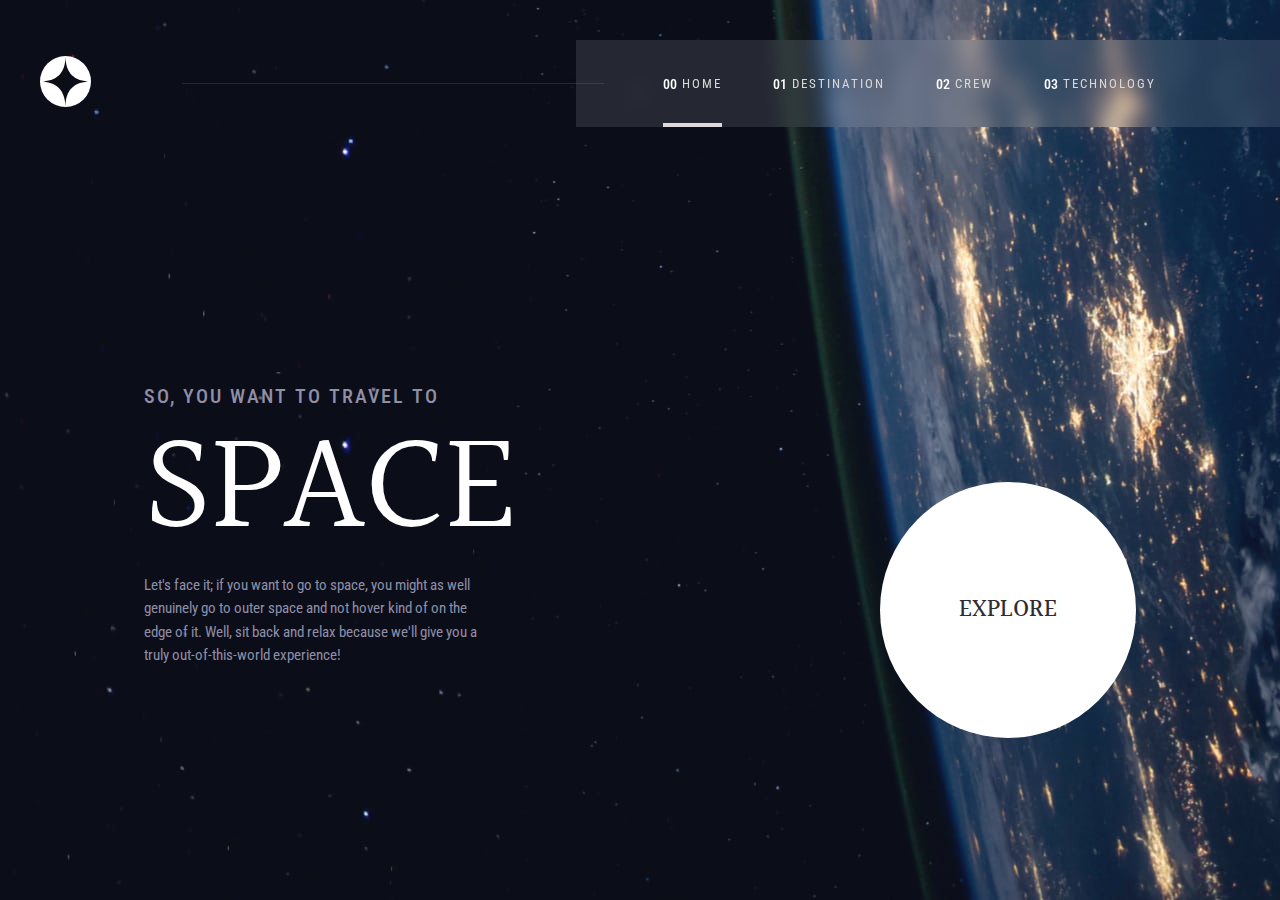
<file: index.html>
<!DOCTYPE html>
<html lang="en">

<head>
  <!-- Metadata Section -->
  <meta charset="UTF-8">
  <meta name="viewport" content="width=device-width, initial-scale=1.0">

  <!-- Favicon -->
  <link rel="icon" type="image/png" sizes="32x32" href="./assets/favicon-32x32.png">

  <!-- Google Fonts -->
  <link rel="preconnect" href="https://fonts.googleapis.com">
  <link rel="preconnect" href="https://fonts.gstatic.com" crossorigin>
  <link href="https://fonts.googleapis.com/css2?family=Roboto+Condensed:ital,wght@0,100..900;1,100..900&display=swap" rel="stylesheet">
  
  <!-- Additional Font Preconnect -->
  <link rel="preconnect" href="https://fonts.googleapis.com">
  <link rel="preconnect" href="https://fonts.gstatic.com" crossorigin>
  <link href="https://fonts.googleapis.com/css2?family=Halant:wght@300;400;500;600;700&family=Roboto+Condensed:ital,wght@0,100..900;1,100..900&display=swap" rel="stylesheet">

  <!-- Font Awesome Icons -->
  <link rel="stylesheet" href="https://cdnjs.cloudflare.com/ajax/libs/font-awesome/6.6.0/css/all.min.css" integrity="sha512-Kc323vGBEqzTmouAECnVceyQqyqdsSiqLQISBL29aUW4U/M7pSPA/gEUZQqv1cwx4OnYxTxve5UMg5GT6L4JJg==" crossorigin="anonymous" referrerpolicy="no-referrer" />

  <!-- Page Title -->
  <title>Frontend Mentor | Space Tourism Website</title>

  <!-- Custom Stylesheet -->
  <link rel="stylesheet" href="style.css">
</head>

<body>

  <main class="flex align-items">

    <!-- Header Section -->
    <header>
      <nav class="navbar flex align-items">

        <!-- Logo Section -->
        <div class="logo">
          <img src="assets/shared/logo.svg" alt="Space Tourism Logo">
        </div>

        <!-- Mobile Menu Toggle Button -->
        <div onclick="toggle()" class="menu-bar-div">
          <i class="fa-solid fa-bars"></i>
        </div>

        <!-- Navigation Menu -->
        <ul class="nav-item flex align-items justify-content">

          <!-- Mobile Menu Close Button -->
          <div onclick="toggleHidden()" class="disable-menu">
            <i class="fa-regular fa-circle-xmark"></i>
          </div>

          <!-- Navigation Links -->
          <li class="nav-links flex justify-content align-items active">
            <span>00</span>
            <a href="index.html">Home</a>
          </li>
          <li class="nav-links flex justify-content align-items">
            <span>01</span>
            <a href="destination-moon.html">Destination</a>
          </li>
          <li class="nav-links flex justify-content align-items">
            <span>02</span>
            <a href="crew-commander.html">Crew</a>
          </li>
          <li class="nav-links flex justify-content align-items">
            <span>03</span>
            <a href="technology-vehicle.html">Technology</a>
          </li>
        </ul>
      </nav>
    </header>

    <!-- Main Section -->
    <section class="flex">

      <!-- Text Content Section -->
      <div class="all-text-container">
        <h3>So, you want to travel to</h3>
        <h1>SPACE</h1>
        <p>Let's face it; if you want to go to space, you might as well genuinely go to outer space and not hover kind of on the edge of it. Well, sit back and relax because we'll give you a truly out-of-this-world experience!</p>
      </div>

      <!-- Explore Button Section -->
      <div class="explore-btn-container flex">
        <div class="Explore-circle flex justify-content align-items">
          <h1>Explore</h1>
        </div>
      </div>
    </section>
  </main>

  <!-- JavaScript Section -->
  <script>
    function toggle() {
      let navItem = document.querySelector('.nav-item');
      if (navItem.style.visibility === 'visible' || window.getComputedStyle(navItem).visibility === 'visible') {
        navItem.style.visibility = 'hidden';
      } else {
        navItem.style.visibility = 'visible';
      }
    }

    function toggleHidden() {
      let navItem = document.querySelector('.nav-item');
      if (navItem.style.visibility === 'hidden' || window.getComputedStyle(navItem).visibility === 'hidden') {
        navItem.style.visibility = 'visible';
      } else {
        navItem.style.visibility = 'hidden';
      }
    }
  </script>

</body>
</html>
</file>
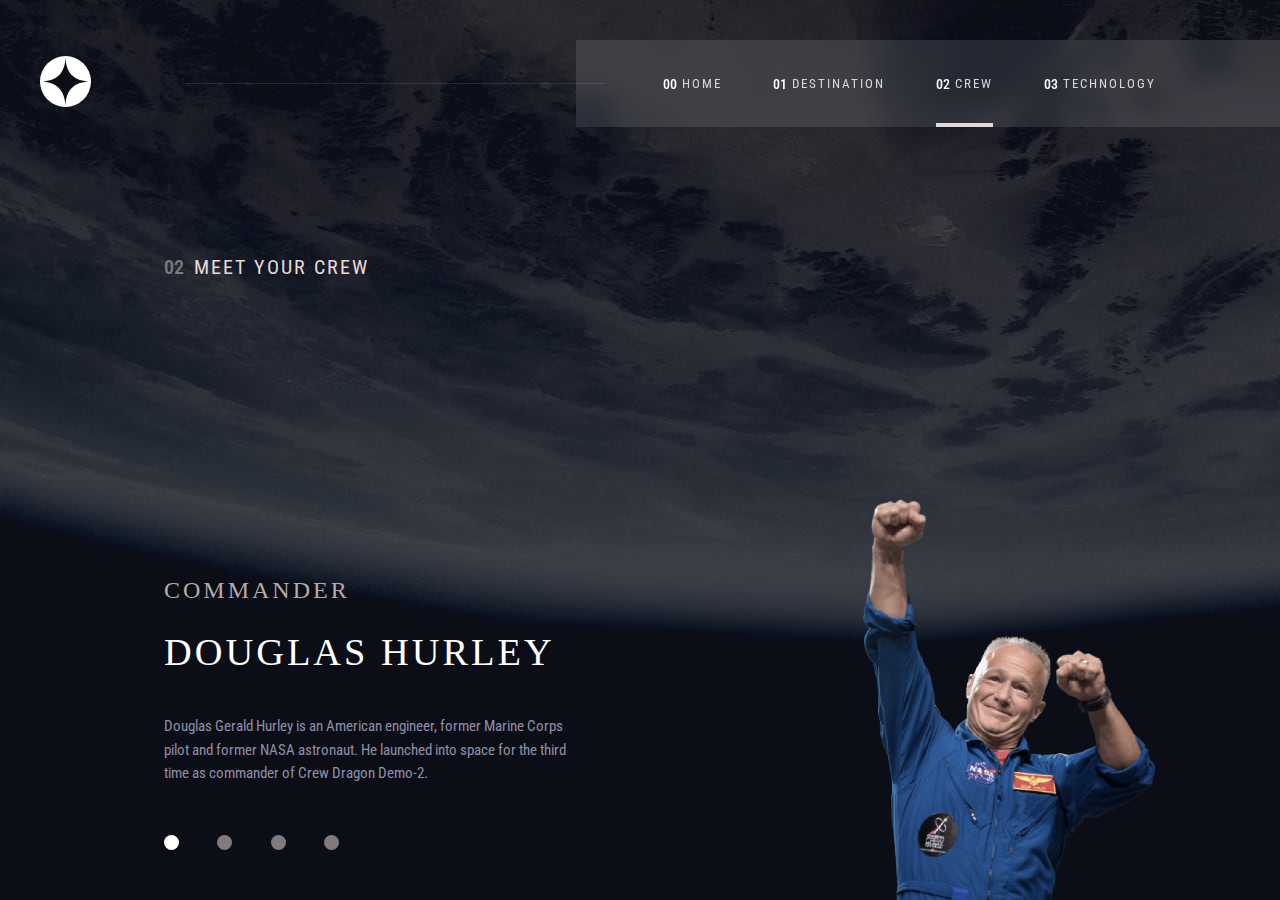
<file: crew-commander.html>
<!DOCTYPE html>
<html lang="en">

<head>
  <meta charset="UTF-8">
  <meta name="viewport" content="width=device-width, initial-scale=1.0">

  <link rel="icon" type="image/png" sizes="32x32" href="./assets/favicon-32x32.png">

  <link rel="icon" type="image/png" sizes="32x32" href="./assets/favicon-32x32.png">
  <link rel="preconnect" href="https://fonts.googleapis.com">
  <link rel="preconnect" href="https://fonts.gstatic.com" crossorigin>
  <link href="https://fonts.googleapis.com/css2?family=Roboto+Condensed:ital,wght@0,100..900;1,100..900&display=swap"
    rel="stylesheet">

  <link rel="stylesheet" href="https://cdnjs.cloudflare.com/ajax/libs/font-awesome/6.6.0/css/all.min.css"
    integrity="sha512-Kc323vGBEqzTmouAECnVceyQqyqdsSiqLQISBL29aUW4U/M7pSPA/gEUZQqv1cwx4OnYxTxve5UMg5GT6L4JJg=="
    crossorigin="anonymous" referrerpolicy="no-referrer" />

  <title>Frontend Mentor | Space tourism website</title>
  <link rel="stylesheet" href="crew.css">
</head>

<body>

  <main class="flex align-items">

    <header>

      <nav class="navbar flex align-items justify-content">

        <div class="logo"><img src="assets/shared/logo.svg" alt=""></div>

        <div onclick="toggle()" class="menu-bar-div"><i class="fa-solid fa-bars"></i></div>

        <ul class="nav-item flex align-items justify-content">

          <div onclick="toggleHidden()" class="disable-menu"><i class="fa-regular fa-circle-xmark"></i></div>

          <li class="nav-links flex justify-content align-items">
            <span>00</span>
            <a href="index.html">Home</a>
          </li>
          <li class="nav-links flex justify-content align-items">
            <span>01</span>
            <a href="destination-moon.html">Destination</a>
          </li>
          <li class="nav-links flex justify-content align-items active">
            <span>02</span>
            <a href="crew-commander.html">Crew</a>
          </li>
          <li class="nav-links flex justify-content align-items">
            <span>03</span>
            <a href="technology-vehicle.html">Technology</a>
          </li>
        </ul>


      </nav>

    </header>

    <section class="flex">

      <div class="title-div flex">
        <span>02</span>
        <h3>Meet your crew</h3>
      </div>

      <div class="crew-detail-crew-img flex">

        <div class="crew-detail flex">
        <h2>Commander</h2>

        <h1>Douglas Hurley</h1>

        <p>
          Douglas Gerald Hurley is an American engineer, former Marine Corps pilot
          and former NASA astronaut. He launched into space for the third time as
          commander of Crew Dragon Demo-2.
        </p>

        <div class="anothere-crew flex">

          <a class="secactive crews-link" href="crew-commander.html"></a>
          <a class="crews-link" href="crew-specialist.html"></a>
          <a class="crews-link" href="crew-pilot.html"></a>
          <a class="crews-link" href="crew-engineer.html"></a>

        </div>

      </div>

      <div class="crew-img flex">
        <img src="assets/crew/image-douglas-hurley.png" alt="">
      </div>

      </div>

    </section>

  </main>

 
</body>

<script>

  function toggle() {
    let navItem = document.querySelector('.nav-item');

    // Check if the current visibility is 'visible'
    if (navItem.style.visibility === 'visible' || window.getComputedStyle(navItem).visibility === 'visible') {
      navItem.style.visibility = 'hidden'; // Hide the item
    } else {
      navItem.style.visibility = 'visible'; // Show the item
    }
  }

  function toggleHidden() {
    console.log("Toggle visibility");

    let navItem = document.querySelector('.nav-item');

    // Check if the current visibility is 'hidden'
    if (navItem.style.visibility === 'hidden' || window.getComputedStyle(navItem).visibility === 'hidden') {
      navItem.style.visibility = 'visible'; // Show the item

    } else {
      navItem.style.visibility = 'hidden'; // Hide the item
    }
  }

</script>

</html>
</file>
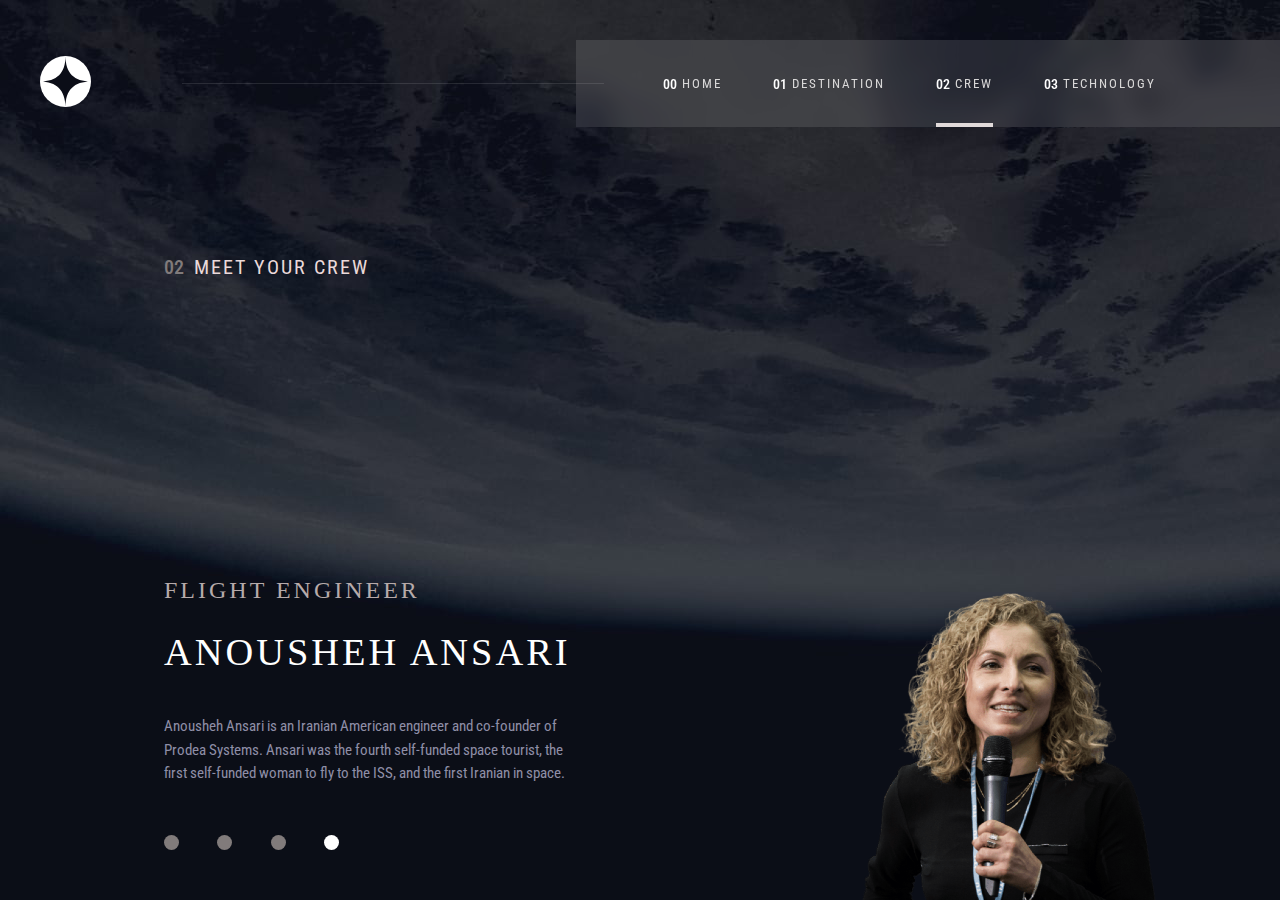
<file: crew-engineer.html>
<!DOCTYPE html>
<html lang="en">
<head>
  <meta charset="UTF-8">
  <meta name="viewport" content="width=device-width, initial-scale=1.0">

  <link rel="icon" type="image/png" sizes="32x32" href="./assets/favicon-32x32.png">
  
  <link rel="icon" type="image/png" sizes="32x32" href="./assets/favicon-32x32.png">
  <link rel="preconnect" href="https://fonts.googleapis.com">
  <link rel="preconnect" href="https://fonts.gstatic.com" crossorigin>
  <link href="https://fonts.googleapis.com/css2?family=Roboto+Condensed:ital,wght@0,100..900;1,100..900&display=swap"
    rel="stylesheet">

  <link rel="stylesheet" href="https://cdnjs.cloudflare.com/ajax/libs/font-awesome/6.6.0/css/all.min.css"
    integrity="sha512-Kc323vGBEqzTmouAECnVceyQqyqdsSiqLQISBL29aUW4U/M7pSPA/gEUZQqv1cwx4OnYxTxve5UMg5GT6L4JJg=="
    crossorigin="anonymous" referrerpolicy="no-referrer" />

  <title>Frontend Mentor | Space tourism website</title>
  <link rel="stylesheet" href="crew.css">

</head>
<body>

  <main class="flex align-items">

    <header>

      <nav class="navbar flex align-items justify-content">

        <div class="logo"><img src="assets/shared/logo.svg" alt=""></div>

        <div onclick="toggle()" class="menu-bar-div"><i class="fa-solid fa-bars"></i></div>

        <ul class="nav-item flex align-items justify-content">

          <div onclick="toggleHidden()" class="disable-menu"><i class="fa-regular fa-circle-xmark"></i></div>

          <li class="nav-links flex justify-content align-items">
            <span>00</span>
            <a href="index.html">Home</a>
          </li>
          <li class="nav-links flex justify-content align-items">
            <span>01</span>
            <a href="destination-moon.html">Destination</a>
          </li>
          <li class="nav-links flex justify-content align-items active">
            <span>02</span>
            <a href="crew-commander.html">Crew</a>
          </li>
          <li class="nav-links flex justify-content align-items">
            <span>03</span>
            <a href="technology-vehicle.html">Technology</a>
          </li>
        </ul>


      </nav>

    </header>

    <section class="flex">

      <div class="title-div flex">
        <span>02</span>
        <h3>Meet your crew</h3>
      </div>

      <div class="crew-detail-crew-img flex">

        <div class="crew-detail flex">
        <h2>Flight Engineer</h2>

        <h1>Anousheh Ansari</h1>

        <p>
          Anousheh Ansari is an Iranian American engineer and co-founder of Prodea Systems. 
          Ansari was the fourth self-funded space tourist, the first self-funded woman to 
          fly to the ISS, and the first Iranian in space. 
        </p>

        <div class="anothere-crew flex">

          <a class="crews-link" href="crew-commander.html"></a>
          <a class="crews-link" href="crew-specialist.html"></a>
          <a class="crews-link" href="crew-pilot.html"></a>
          <a class="secactive crews-link" href="crew-engineer.html"></a>

        </div>

      </div>

      <div class="crew-img flex">
        <img src="assets/crew/image-anousheh-ansari.png" alt="">
      </div>

      </div>

    </section>

  </main>
</body>

<script>

  function toggle() {
    let navItem = document.querySelector('.nav-item');

    // Check if the current visibility is 'visible'
    if (navItem.style.visibility === 'visible' || window.getComputedStyle(navItem).visibility === 'visible') {
      navItem.style.visibility = 'hidden'; // Hide the item
    } else {
      navItem.style.visibility = 'visible'; // Show the item
    }
  }

  function toggleHidden() {
    console.log("Toggle visibility");

    let navItem = document.querySelector('.nav-item');

    // Check if the current visibility is 'hidden'
    if (navItem.style.visibility === 'hidden' || window.getComputedStyle(navItem).visibility === 'hidden') {
      navItem.style.visibility = 'visible'; // Show the item

    } else {
      navItem.style.visibility = 'hidden'; // Hide the item
    }
  }

</script>
</html>
</file>
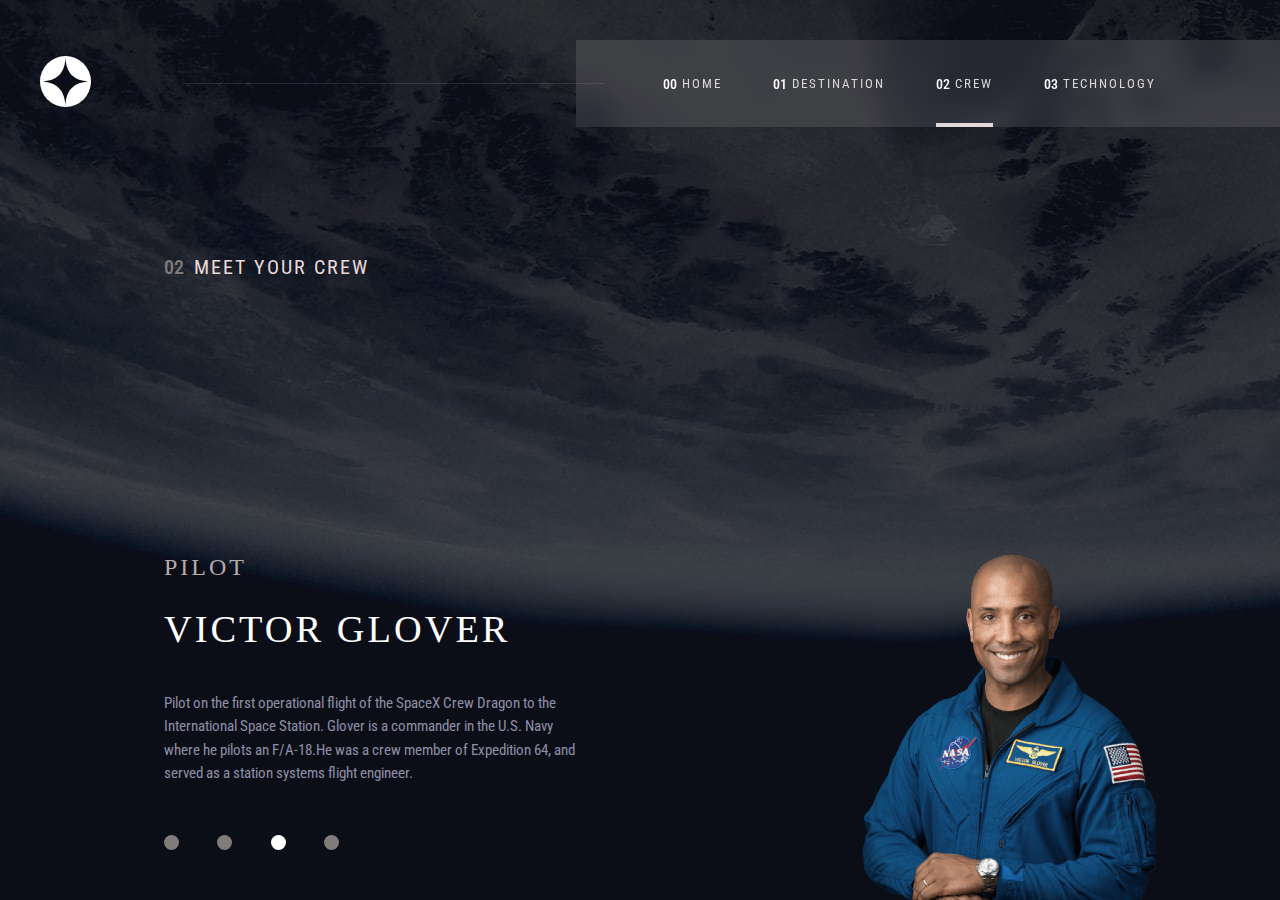
<file: crew-pilot.html>
<!DOCTYPE html>
<html lang="en">
<head>
  <meta charset="UTF-8">
  <meta name="viewport" content="width=device-width, initial-scale=1.0">

  <link rel="icon" type="image/png" sizes="32x32" href="./assets/favicon-32x32.png">
  
  <link rel="icon" type="image/png" sizes="32x32" href="./assets/favicon-32x32.png">
  <link rel="preconnect" href="https://fonts.googleapis.com">
  <link rel="preconnect" href="https://fonts.gstatic.com" crossorigin>
  <link href="https://fonts.googleapis.com/css2?family=Roboto+Condensed:ital,wght@0,100..900;1,100..900&display=swap"
    rel="stylesheet">

  <link rel="stylesheet" href="https://cdnjs.cloudflare.com/ajax/libs/font-awesome/6.6.0/css/all.min.css"
    integrity="sha512-Kc323vGBEqzTmouAECnVceyQqyqdsSiqLQISBL29aUW4U/M7pSPA/gEUZQqv1cwx4OnYxTxve5UMg5GT6L4JJg=="
    crossorigin="anonymous" referrerpolicy="no-referrer" />

  <title>Frontend Mentor | Space tourism website</title>
  <link rel="stylesheet" href="crew.css">

</head>
<body>
  <main class="flex align-items">

    <header>

      <nav class="navbar flex align-items justify-content">

        <div class="logo"><img src="assets/shared/logo.svg" alt=""></div>

        <div onclick="toggle()" class="menu-bar-div"><i class="fa-solid fa-bars"></i></div>

        <ul class="nav-item flex align-items justify-content">

          <div onclick="toggleHidden()" class="disable-menu"><i class="fa-regular fa-circle-xmark"></i></div>

          <li class="nav-links flex justify-content align-items">
            <span>00</span>
            <a href="index.html">Home</a>
          </li>
          <li class="nav-links flex justify-content align-items">
            <span>01</span>
            <a href="destination-moon.html">Destination</a>
          </li>
          <li class="nav-links flex justify-content align-items active">
            <span>02</span>
            <a href="crew-commander.html">Crew</a>
          </li>
          <li class="nav-links flex justify-content align-items">
            <span>03</span>
            <a href="technology-vehicle.html">Technology</a>
          </li>
        </ul>


      </nav>

    </header>

    <section class="flex">

      <div class="title-div flex">
        <span>02</span>
        <h3>Meet your crew</h3>
      </div>

      <div class="crew-detail-crew-img flex">

        <div class="crew-detail flex">
        <h2>Pilot</h2>

        <h1>Victor Glover</h1>

        <p>
          Pilot on the first operational flight of the SpaceX Crew Dragon to the 
          International Space Station. Glover is a commander in the U.S. Navy where 
          he pilots an F/A-18.He was a crew member of Expedition 64, and served as a 
          station systems flight engineer. 
        </p>

        <div class="anothere-crew flex">

          <a class="crews-link" href="crew-commander.html"></a>
          <a class=" crews-link" href="crew-specialist.html"></a>
          <a class="secactive crews-link" href="crew-pilot.html"></a>
          <a class="crews-link" href="crew-engineer.html"></a>

        </div>

      </div>

      <div class="crew-img flex">
        <img id="big-img" src="assets/crew/image-victor-glover.png" alt="">
      </div>

      </div>

    </section>

  </main>

</body>

<script>

  function toggle() {
    let navItem = document.querySelector('.nav-item');

    // Check if the current visibility is 'visible'
    if (navItem.style.visibility === 'visible' || window.getComputedStyle(navItem).visibility === 'visible') {
      navItem.style.visibility = 'hidden'; // Hide the item
    } else {
      navItem.style.visibility = 'visible'; // Show the item
    }
  }

  function toggleHidden() {
    console.log("Toggle visibility");

    let navItem = document.querySelector('.nav-item');

    // Check if the current visibility is 'hidden'
    if (navItem.style.visibility === 'hidden' || window.getComputedStyle(navItem).visibility === 'hidden') {
      navItem.style.visibility = 'visible'; // Show the item

    } else {
      navItem.style.visibility = 'hidden'; // Hide the item
    }
  }

</script>
</html>
</file>
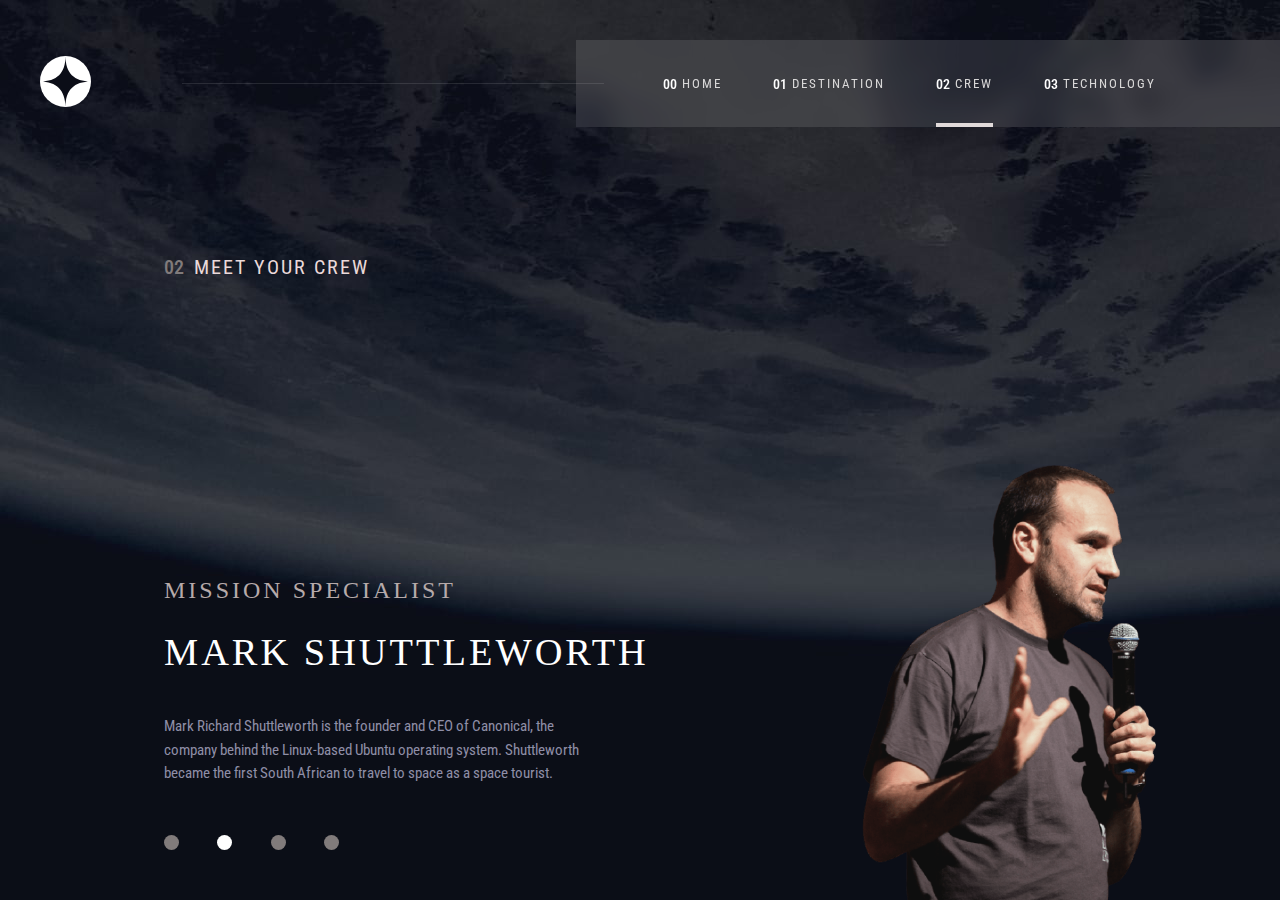
<file: crew-specialist.html>
<!DOCTYPE html>
<html lang="en">
<head>
  <meta charset="UTF-8">
  <meta name="viewport" content="width=device-width, initial-scale=1.0">

  <link rel="icon" type="image/png" sizes="32x32" href="./assets/favicon-32x32.png">
  
  <link rel="icon" type="image/png" sizes="32x32" href="./assets/favicon-32x32.png">
  <link rel="preconnect" href="https://fonts.googleapis.com">
  <link rel="preconnect" href="https://fonts.gstatic.com" crossorigin>
  <link href="https://fonts.googleapis.com/css2?family=Roboto+Condensed:ital,wght@0,100..900;1,100..900&display=swap"
    rel="stylesheet">

  <link rel="stylesheet" href="https://cdnjs.cloudflare.com/ajax/libs/font-awesome/6.6.0/css/all.min.css"
    integrity="sha512-Kc323vGBEqzTmouAECnVceyQqyqdsSiqLQISBL29aUW4U/M7pSPA/gEUZQqv1cwx4OnYxTxve5UMg5GT6L4JJg=="
    crossorigin="anonymous" referrerpolicy="no-referrer" />

  <title>Frontend Mentor | Space tourism website</title>
  <link rel="stylesheet" href="crew.css">

</head>
<body>

  <main class="flex align-items">

    <header>

      <nav class="navbar flex align-items justify-content">

        <div class="logo"><img src="assets/shared/logo.svg" alt=""></div>

        <div onclick="toggle()" class="menu-bar-div"><i class="fa-solid fa-bars"></i></div>

        <ul class="nav-item flex align-items justify-content">

          <div onclick="toggleHidden()" class="disable-menu"><i class="fa-regular fa-circle-xmark"></i></div>

          <li class="nav-links flex justify-content align-items">
            <span>00</span>
            <a href="index.html">Home</a>
          </li>
          <li class="nav-links flex justify-content align-items">
            <span>01</span>
            <a href="destination-moon.html">Destination</a>
          </li>
          <li class="nav-links flex justify-content align-items active">
            <span>02</span>
            <a href="crew-commander.html">Crew</a>
          </li>
          <li class="nav-links flex justify-content align-items">
            <span>03</span>
            <a href="technology-vehicle.html">Technology</a>
          </li>
        </ul>


      </nav>

    </header>

    <section class="flex">

      <div class="title-div flex">
        <span>02</span>
        <h3>Meet your crew</h3>
      </div>

      <div class="crew-detail-crew-img flex">

        <div class="crew-detail flex">
        <h2> Mission Specialist</h2>

        <h1>Mark Shuttleworth</h1>

        <p>
          Mark Richard Shuttleworth is the founder and CEO of Canonical, the company behind 
          the Linux-based Ubuntu operating system. Shuttleworth became the first South 
          African to travel to space as a space tourist.
        </p>

        <div class="anothere-crew flex">

          <a class="crews-link" href="crew-commander.html"></a>
          <a class=" secactive crews-link" href="crew-specialist.html"></a>
          <a class="crews-link" href="crew-pilot.html"></a>
          <a class="crews-link" href="crew-engineer.html"></a>

        </div>

      </div>

      <div class="crew-img flex">
        <img id="big-img" src="assets/crew/image-mark-shuttleworth.png" alt="">
      </div>

      </div>

    </section>

  </main>

<script>

  function toggle() {
    let navItem = document.querySelector('.nav-item');

    // Check if the current visibility is 'visible'
    if (navItem.style.visibility === 'visible' || window.getComputedStyle(navItem).visibility === 'visible') {
      navItem.style.visibility = 'hidden'; // Hide the item
    } else {
      navItem.style.visibility = 'visible'; // Show the item
    }
  }

  function toggleHidden() {
    console.log("Toggle visibility");

    let navItem = document.querySelector('.nav-item');

    // Check if the current visibility is 'hidden'
    if (navItem.style.visibility === 'hidden' || window.getComputedStyle(navItem).visibility === 'hidden') {
      navItem.style.visibility = 'visible'; // Show the item

    } else {
      navItem.style.visibility = 'hidden'; // Hide the item
    }
  }

</script>

</body>
</html>
</file>
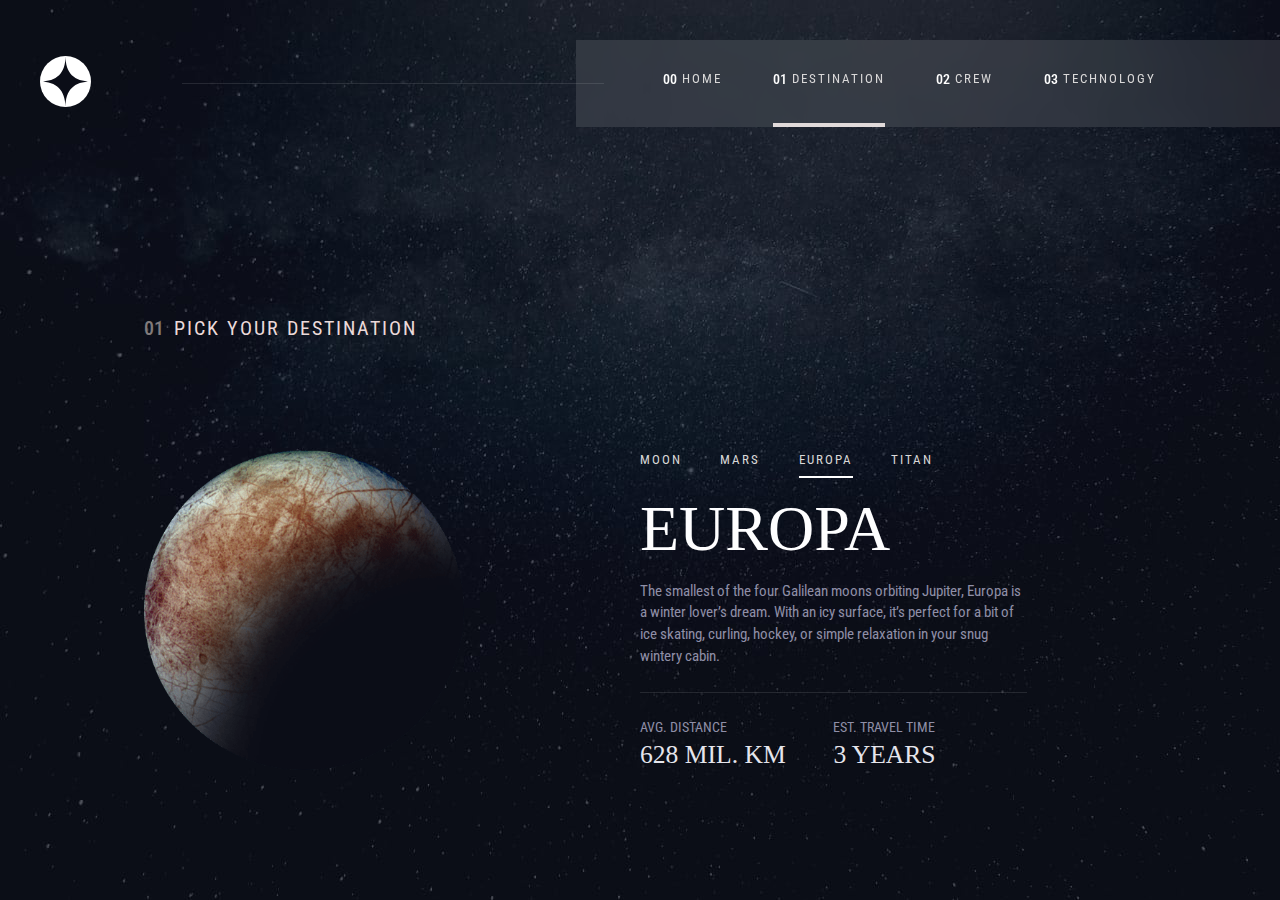
<file: destination-europa.html>
<!DOCTYPE html>
<html lang="en">
  <head>
    <!-- Metadata Section -->
    <meta charset="UTF-8">
    <meta name="viewport" content="width=device-width, initial-scale=1.0">

    <!-- Favicon -->
    <link rel="icon" type="image/png" sizes="32x32" href="./assets/favicon-32x32.png">

    <!-- Font Preconnection and Styles -->
    <link rel="preconnect" href="https://fonts.googleapis.com">
    <link rel="preconnect" href="https://fonts.gstatic.com" crossorigin>
    <link href="https://fonts.googleapis.com/css2?family=Roboto+Condensed:ital,wght@0,100..900;1,100..900&display=swap" rel="stylesheet">

    <!-- Font Awesome Icons -->
    <link rel="stylesheet" href="https://cdnjs.cloudflare.com/ajax/libs/font-awesome/6.6.0/css/all.min.css" crossorigin="anonymous" referrerpolicy="no-referrer" />

    <!-- Page Title -->
    <title>Frontend Mentor | Space tourism website</title>

    <!-- Custom Stylesheet -->
    <link rel="stylesheet" href="destination.css">
  </head>

  <body>
    <main class="flex align-items">
      <!-- Header Section -->
      <header>
        <!-- Navigation Bar -->
        <nav class="navbar flex align-items justify-content">
          <!-- Logo -->
          <div class="logo">
            <img src="assets/shared/logo.svg" alt="Space Tourism Logo">
          </div>

          <!-- Menu Bar for Mobile -->
          <div onclick="toggle()" class="menu-bar-div">
            <i class="fa-solid fa-bars"></i>
          </div>

          <!-- Navigation Items -->
          <ul class="nav-item flex align-items justify-content">
            <!-- Close Icon for Mobile Menu -->
            <div onclick="toggleHidden()" class="disable-menu">
              <i class="fa-regular fa-circle-xmark"></i>
            </div>

            <!-- Individual Nav Links -->
            <li class="nav-links flex justify-content align-items">
              <span>00</span>
              <a href="index.html">Home</a>
            </li>
            <li class="nav-links flex justify-content align-items active">
              <span>01</span>
              <a href="destination-moon.html">Destination</a>
            </li>
            <li class="nav-links flex justify-content align-items">
              <span>02</span>
              <a href="crew-commander.html">Crew</a>
            </li>
            <li class="nav-links flex justify-content align-items">
              <span>03</span>
              <a href="technology-vehicle.html">Technology</a>
            </li>
          </ul>
        </nav>
      </header>

      <!-- Main Content Section -->
      <section class="flex">
        <!-- Title Section -->
        <div class="title-div flex">
          <span>01</span>
          <h3>Pick your destination</h3>
        </div>

        <!-- Content Section (Image and Description) -->
        <div class="moon-container-navlinks-and-some-description flex">
          <!-- Image of the Destination -->
          <div class="moon-img-container">
            <img src="assets/destination/image-europa.png" alt="Europa">
          </div>

          <!-- Description and Navigation Links -->
          <div class="navlinks-moon-description">
            <!-- Navigation for Different Destinations -->
            <ul class="nav-items flex">
              <li class="nav-links">
                <a href="destination-moon.html">Moon</a>
              </li>
              <li class="nav-links">
                <a href="destination-mars.html">Mars</a>
              </li>
              <li class="nav-links secactive">
                <a href="destination-europa.html">Europa</a>
              </li>
              <li class="nav-links">
                <a href="destination-titan.html">Titan</a>
              </li>
            </ul>

            <!-- Destination Details -->
            <h1>Europa</h1>
            <p>
              The smallest of the four Galilean moons orbiting Jupiter, Europa is a winter lover’s dream. With an icy surface, it’s perfect for a bit of ice skating, curling, hockey, or simple relaxation in your snug wintery cabin.
            </p>

            <!-- Divider -->
            <div class="hr"></div>

            <!-- Distance and Travel Time Information -->
            <div class="avg-distance-time-parent flex">
              <div class="avg-distance">
                <p>Avg. distance</p>
                <h5>628 mil. km</h5>
              </div>
              <div class="avg-time">
                <p>Est. travel time</p>
                <h5>3 years</h5>
              </div>
            </div>
          </div>
        </div>
      </section>
    </main>

    <!-- JavaScript for Toggle Menu Functionality -->
    <script>
      function toggle() {
        let navItem = document.querySelector('.nav-item');
        if (navItem.style.visibility === 'visible' || window.getComputedStyle(navItem).visibility === 'visible') {
          navItem.style.visibility = 'hidden';
        } else {
          navItem.style.visibility = 'visible';
        }
      }

      function toggleHidden() {
        let navItem = document.querySelector('.nav-item');
        if (navItem.style.visibility === 'hidden' || window.getComputedStyle(navItem).visibility === 'hidden') {
          navItem.style.visibility = 'visible';
        } else {
          navItem.style.visibility = 'hidden';
        }
      }
    </script>
  </body>
</html>
</file>
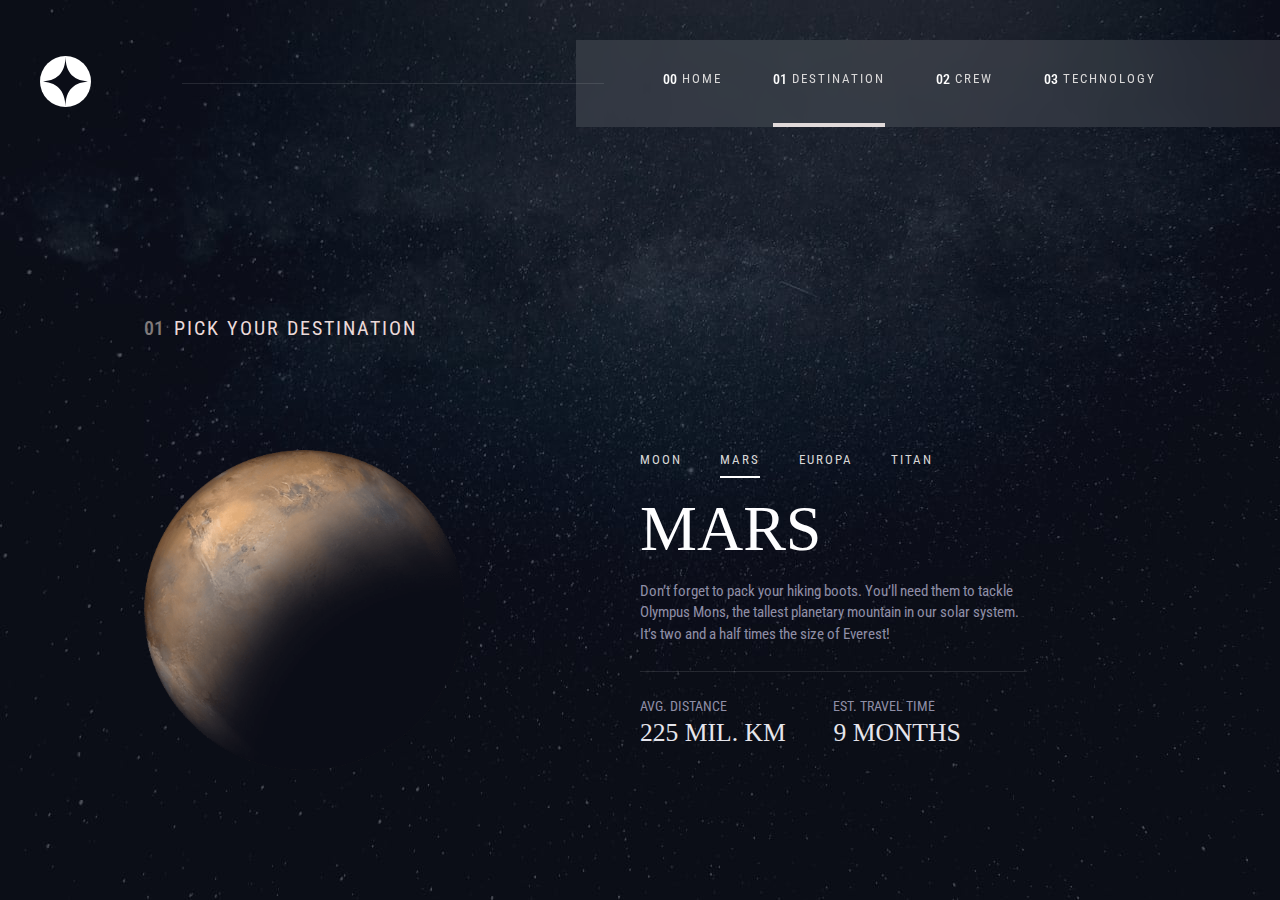
<file: destination-mars.html>
<!DOCTYPE html>
<html lang="en">

<head>
  <meta charset="UTF-8">
  <meta name="viewport" content="width=device-width, initial-scale=1.0">
  <link rel="icon" type="image/png" sizes="32x32" href="./assets/favicon-32x32.png">
  
  <link rel="preconnect" href="https://fonts.googleapis.com">
  <link rel="preconnect" href="https://fonts.gstatic.com" crossorigin>
  <link href="https://fonts.googleapis.com/css2?family=Roboto+Condensed:ital,wght@0,100..900;1,100..900&display=swap"
    rel="stylesheet">

  <link rel="stylesheet" href="https://cdnjs.cloudflare.com/ajax/libs/font-awesome/6.6.0/css/all.min.css"
    integrity="sha512-Kc323vGBEqzTmouAECnVceyQqyqdsSiqLQISBL29aUW4U/M7pSPA/gEUZQqv1cwx4OnYxTxve5UMg5GT6L4JJg=="
    crossorigin="anonymous" referrerpolicy="no-referrer" />

  <link rel="stylesheet" href="destination.css">

  <title>Frontend Mentor | Space tourism website</title>
</head>

<body>
  
  <main class="flex align-items">

    <header>
      <nav class="navbar flex align-items justify-content">
        <div class="logo">
          <img src="assets/shared/logo.svg" alt="Space Tourism Logo">
        </div>

        <div class="menu-bar-div" onclick="toggle()">
          <i class="fa-solid fa-bars"></i>
        </div>

        <ul class="nav-item flex align-items justify-content">
          <div class="disable-menu" onclick="toggleHidden()">
            <i class="fa-regular fa-circle-xmark"></i>
          </div>

          <li class="nav-links flex justify-content align-items">
            <span>00</span>
            <a href="index.html">Home</a>
          </li>

          <li class="nav-links flex justify-content align-items active">
            <span>01</span>
            <a href="destination-moon.html">Destination</a>
          </li>

          <li class="nav-links flex justify-content align-items">
            <span>02</span>
            <a href="crew-commander.html">Crew</a>
          </li>

          <li class="nav-links flex justify-content align-items">
            <span>03</span>
            <a href="technology-vehicle.html">Technology</a>
          </li>
        </ul>
      </nav>
    </header>

    <section class="flex">
      <div class="title-div flex">
        <span>01</span>
        <h3>Pick Your Destination</h3>
      </div>

      <div class="moon-container-navlinks-and-some-description flex">
        <div class="moon-img-container">
          <img src="assets/destination/image-mars.png" alt="Mars Image">
        </div>

        <div class="navlinks-moon-description">
          <ul class="nav-items flex">
            <li class="nav-links">
              <a href="destination-moon.html">Moon</a>
            </li>
            <li class="nav-links secactive">
              <a href="destination-mars.html">Mars</a>
            </li>
            <li class="nav-links">
              <a href="destination-europa.html">Europa</a>
            </li>
            <li class="nav-links">
              <a href="destination-titan.html">Titan</a>
            </li>
          </ul>

          <h1>Mars</h1>

          <p>
            Don’t forget to pack your hiking boots. You’ll need them to tackle Olympus Mons, the tallest planetary
            mountain in our solar system. It’s two and a half times the size of Everest!
          </p>

          <div class="hr"></div>

          <div class="avg-distance-time-parent flex">
            <div class="avg-distance">
              <p>Avg. Distance</p>
              <h5>225 mil. km</h5>
            </div>

            <div class="avg-time">
              <p>Est. Travel Time</p>
              <h5>9 months</h5>
            </div>
          </div>
        </div>
      </div>
    </section>
  </main>

  <script>
    function toggle() {
      let navItem = document.querySelector('.nav-item');
      navItem.style.visibility = (navItem.style.visibility === 'visible' || window.getComputedStyle(navItem).visibility === 'visible') ? 'hidden' : 'visible';
    }

    function toggleHidden() {
      console.log("Toggle visibility");
      let navItem = document.querySelector('.nav-item');
      navItem.style.visibility = (navItem.style.visibility === 'hidden' || window.getComputedStyle(navItem).visibility === 'hidden') ? 'visible' : 'hidden';
    }
  </script>
</body>

</html>
</file>
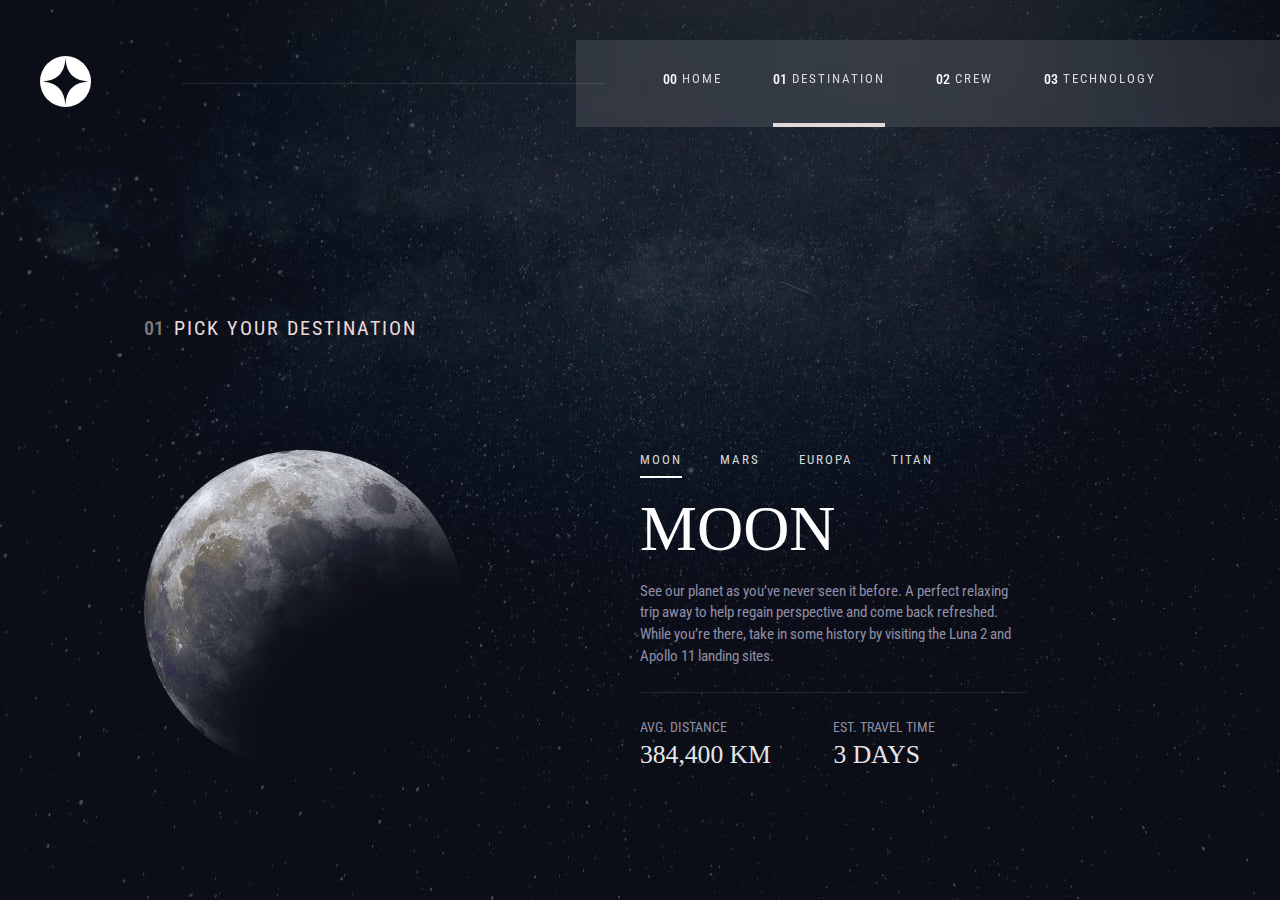
<file: destination-moon.html>
<!DOCTYPE html>
<html lang="en">

<head>
  <meta charset="UTF-8">
  <meta name="viewport" content="width=device-width, initial-scale=1.0">

  <!-- Favicon -->
  <link rel="icon" type="image/png" sizes="32x32" href="./assets/favicon-32x32.png">

  <!-- Google Fonts -->
  <link rel="preconnect" href="https://fonts.googleapis.com">
  <link rel="preconnect" href="https://fonts.gstatic.com" crossorigin>
  <link href="https://fonts.googleapis.com/css2?family=Roboto+Condensed:ital,wght@0,100..900;1,100..900&display=swap"
    rel="stylesheet">

  <!-- Font Awesome -->
  <link rel="stylesheet" href="https://cdnjs.cloudflare.com/ajax/libs/font-awesome/6.6.0/css/all.min.css"
    integrity="sha512-Kc323vGBEqzTmouAECnVceyQqyqdsSiqLQISBL29aUW4U/M7pSPA/gEUZQqv1cwx4OnYxTxve5UMg5GT6L4JJg=="
    crossorigin="anonymous" referrerpolicy="no-referrer" />

  <!-- Page Title -->
  <title>Frontend Mentor | Space Tourism Website</title>

  <!-- CSS Stylesheet -->
  <link rel="stylesheet" href="destination.css">
</head>

<body>

  <main class="flex align-items">
    <!-- Header Section -->
    <header>
      <nav class="navbar flex align-items justify-content">
        <div class="logo">
          <img src="assets/shared/logo.svg" alt="Company Logo">
        </div>

        <!-- Hamburger Menu -->
        <div onclick="toggle()" class="menu-bar-div">
          <i class="fa-solid fa-bars"></i>
        </div>

        <!-- Navigation Links -->
        <ul class="nav-item flex align-items justify-content">
          <div onclick="toggleHidden()" class="disable-menu">
            <i class="fa-regular fa-circle-xmark"></i>
          </div>

          <li class="nav-links flex justify-content align-items">
            <span>00</span>
            <a href="index.html">Home</a>
          </li>
          <li class="nav-links flex justify-content align-items active">
            <span>01</span>
            <a href="destination-moon.html">Destination</a>
          </li>
          <li class="nav-links flex justify-content align-items">
            <span>02</span>
            <a href="crew-commander.html">Crew</a>
          </li>
          <li class="nav-links flex justify-content align-items">
            <span>03</span>
            <a href="technology-vehicle.html">Technology</a>
          </li>
        </ul>
      </nav>
    </header>

    <!-- Main Section -->
    <section class="flex">
      <div class="title-div flex">
        <span>01</span>
        <h3>Pick Your Destination</h3>
      </div>

      <!-- Moon Information Section -->
      <div class="moon-container-navlinks-and-some-description flex">
        <div class="moon-img-container">
          <img src="assets/destination/image-moon.png" alt="Image of Moon">
        </div>

        <div class="navlinks-moon-description">
          <ul class="nav-items flex">
            <li class="nav-links secactive">
              <a href="destination-moon.html">Moon</a>
            </li>
            <li class="nav-links">
              <a href="destination-mars.html">Mars</a>
            </li>
            <li class="nav-links">
              <a href="destination-europa.html">Europa</a>
            </li>
            <li class="nav-links">
              <a href="destination-titan.html">Titan</a>
            </li>
          </ul>

          <h1>Moon</h1>

          <p>
            See our planet as you’ve never seen it before. A perfect relaxing trip away to help regain perspective and 
            come back refreshed. While you’re there, take in some history by visiting the Luna 2 and Apollo 11 landing 
            sites.
          </p>

          <div class="hr"></div>

          <!-- Distance and Travel Time -->
          <div class="avg-distance-time-parent flex">
            <div class="avg-distance">
              <p>Avg. distance</p>
              <h5>384,400 km</h5>
            </div>
            <div class="avg-time">
              <p>Est. travel time</p>
              <h5>3 days</h5>
            </div>
          </div>
        </div>
      </div>
    </section>

  </main>

  <!-- JavaScript -->
  <script>
    // Toggle visibility of the navigation bar
    function toggle() {
      let navItem = document.querySelector('.nav-item');
      if (navItem.style.visibility === 'visible' || window.getComputedStyle(navItem).visibility === 'visible') {
        navItem.style.visibility = 'hidden'; // Hide the item
      } else {
        navItem.style.visibility = 'visible'; // Show the item
      }
    }

    // Toggle visibility for closing menu
    function toggleHidden() {
      console.log("Toggle visibility");
      let navItem = document.querySelector('.nav-item');
      if (navItem.style.visibility === 'hidden' || window.getComputedStyle(navItem).visibility === 'hidden') {
        navItem.style.visibility = 'visible'; // Show the item
      } else {
        navItem.style.visibility = 'hidden'; // Hide the item
      }
    }
  </script>

</body>

</html>
</file>
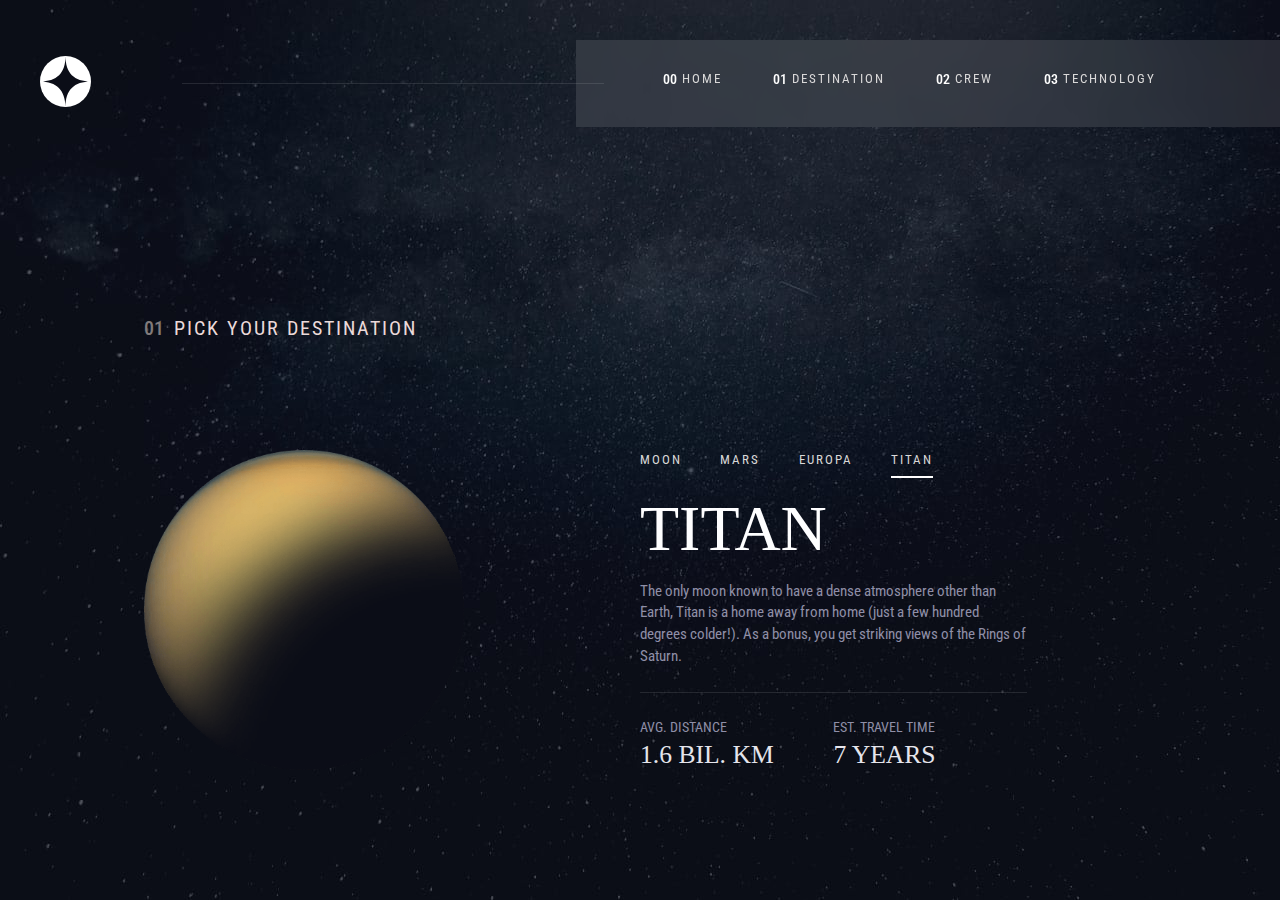
<file: destination-titan.html>
<!DOCTYPE html>
<html lang="en">
<head>
  <meta charset="UTF-8">
  <meta name="viewport" content="width=device-width, initial-scale=1.0">

  <link rel="icon" type="image/png" sizes="32x32" href="./assets/favicon-32x32.png">

  <link rel="preconnect" href="https://fonts.googleapis.com">
  <link rel="preconnect" href="https://fonts.gstatic.com" crossorigin>
  <link href="https://fonts.googleapis.com/css2?family=Roboto+Condensed:ital,wght@0,100..900;1,100..900&display=swap" rel="stylesheet">

  <link rel="stylesheet" href="https://cdnjs.cloudflare.com/ajax/libs/font-awesome/6.6.0/css/all.min.css"
    integrity="sha512-Kc323vGBEqzTmouAECnVceyQqyqdsSiqLQISBL29aUW4U/M7pSPA/gEUZQqv1cwx4OnYxTxve5UMg5GT6L4JJg=="
    crossorigin="anonymous" referrerpolicy="no-referrer" />

  <title>Frontend Mentor | Space tourism website</title>
  <link rel="stylesheet" href="destination.css">
</head>
<body>
  <main class="flex align-items">
    <header>
      <nav class="navbar flex align-items justify-content">
        <div class="logo"><img src="assets/shared/logo.svg" alt=""></div>
        <div onclick="toggle()" class="menu-bar-div"><i class="fa-solid fa-bars"></i></div>
        <ul class="nav-item flex align-items justify-content">
          <div onclick="toggleHidden()" class="disable-menu"><i class="fa-regular fa-circle-xmark"></i></div>
          <li class="nav-links flex justify-content align-items">
            <span>00</span>
            <a href="index.html">Home</a>
          </li>
          <li class="nav-links flex justify-content align-items">
            <span>01</span>
            <a href="destination-moon.html">Destination</a>
          </li>
          <li class="nav-links flex justify-content align-items">
            <span>02</span>
            <a href="crew-commander.html">Crew</a>
          </li>
          <li class="nav-links flex justify-content align-items">
            <span>03</span>
            <a href="technology-vehicle.html">Technology</a>
          </li>
        </ul>
      </nav>
    </header>

    <section class="flex">
      <div class="title-div flex ">
        <span>01</span>
        <h3>Pick Your Destination</h3>
      </div>

      <div class="moon-container-navlinks-and-some-description flex">
        <div class="moon-img-container">
          <img src="assets/destination/image-titan.png" alt="Titan Image">
        </div>

        <div class="navlinks-moon-description">
          <ul class="nav-items flex">
            <li class="nav-links"><a href="destination-moon.html">Moon</a></li>
            <li class="nav-links"> <a href="destination-mars.html">Mars</a></li>
            <li class="nav-links"><a href="destination-europa.html">Europa</a></li>
            <li class="nav-links secactive"><a href="destination-titan.html">Titan</a></li>
          </ul>

          <h1>Titan</h1>
          <p>The only moon known to have a dense atmosphere other than Earth, Titan is a home away from home (just a few hundred degrees colder!). As a bonus, you get striking views of the Rings of Saturn.</p>

          <div class="hr"></div>
          <div class="avg-distance-time-parent flex">
            <div class="avg-distance">
              <p>Avg. Distance</p>
              <h5>1.6 bil. km</h5>
            </div>
            <div class="avg-time">
              <p>Est. Travel Time</p>
              <h5>7 years</h5>
            </div>
          </div>
        </div>
      </div>
    </section>
  </main>

  <script>
    function toggle() {
      let navItem = document.querySelector('.nav-item');
      if (navItem.style.visibility === 'visible' || window.getComputedStyle(navItem).visibility === 'visible') {
        navItem.style.visibility = 'hidden'; // Hide the item
      } else {
        navItem.style.visibility = 'visible'; // Show the item
      }
    }

    function toggleHidden() {
      let navItem = document.querySelector('.nav-item');
      if (navItem.style.visibility === 'hidden' || window.getComputedStyle(navItem).visibility === 'hidden') {
        navItem.style.visibility = 'visible'; // Show the item
      } else {
        navItem.style.visibility = 'hidden'; // Hide the item
      }
    }
  </script>
</body>
</html>
</file>
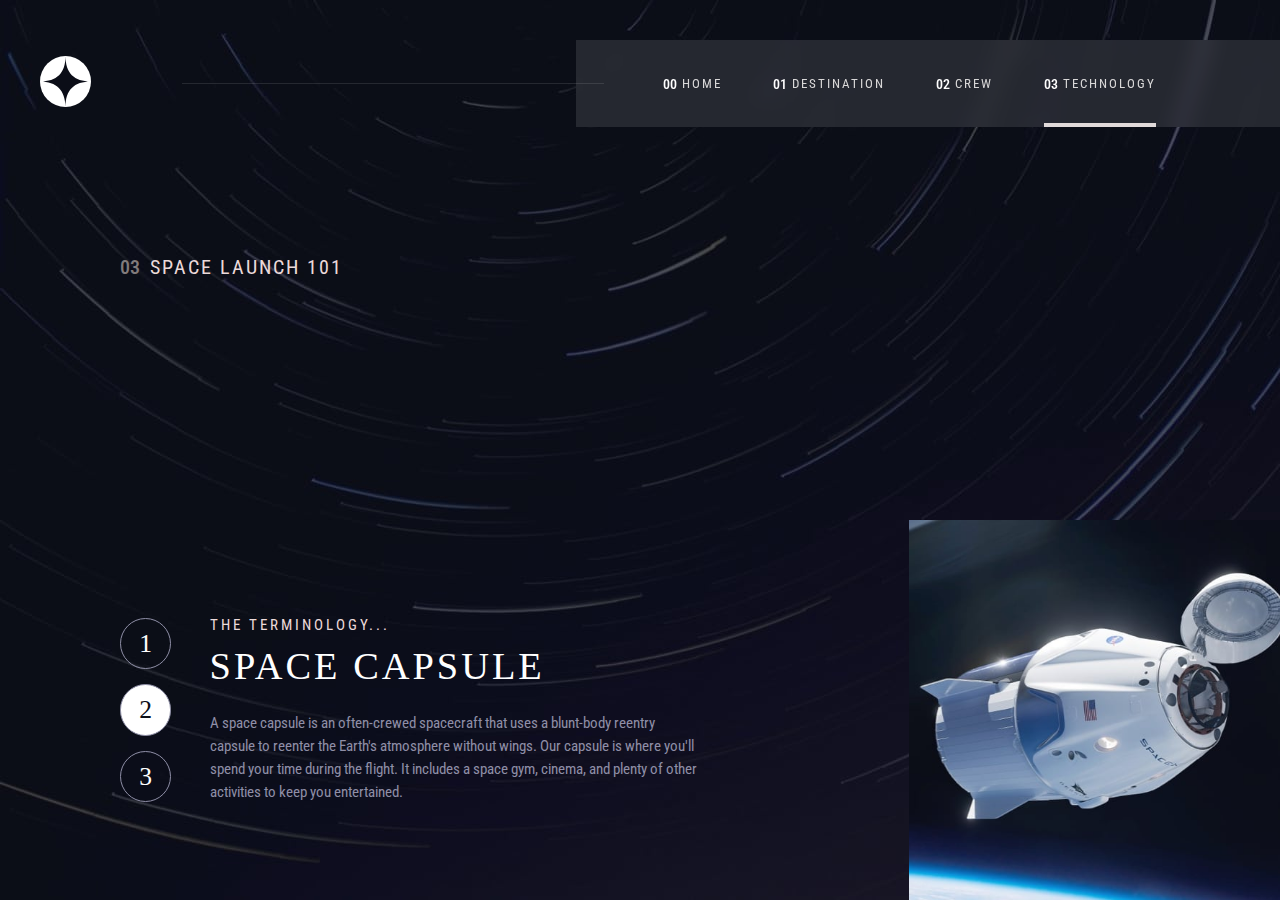
<file: technology-capsule.html>
<!DOCTYPE html>
<html lang="en">
<head>
  <meta charset="UTF-8">
  <meta name="viewport" content="width=device-width, initial-scale=1.0">

  <link rel="icon" type="image/png" sizes="32x32" href="./assets/favicon-32x32.png">
  
  <link rel="icon" type="image/png" sizes="32x32" href="./assets/favicon-32x32.png">
  <link rel="preconnect" href="https://fonts.googleapis.com">
  <link rel="preconnect" href="https://fonts.gstatic.com" crossorigin>
  <link href="https://fonts.googleapis.com/css2?family=Roboto+Condensed:ital,wght@0,100..900;1,100..900&display=swap"
    rel="stylesheet">

  <link rel="stylesheet" href="https://cdnjs.cloudflare.com/ajax/libs/font-awesome/6.6.0/css/all.min.css"
    integrity="sha512-Kc323vGBEqzTmouAECnVceyQqyqdsSiqLQISBL29aUW4U/M7pSPA/gEUZQqv1cwx4OnYxTxve5UMg5GT6L4JJg=="
    crossorigin="anonymous" referrerpolicy="no-referrer" />

  <title>Frontend Mentor | Space tourism website</title>
  <link rel="stylesheet" href="technology.css">
</head>
<body>

  <main class="flex align-items">

    <header>

      <nav class="navbar flex align-items justify-content">

        <div class="logo"><img src="assets/shared/logo.svg" alt=""></div>

        <div onclick="toggle()" class="menu-bar-div"><i class="fa-solid fa-bars"></i></div>

        <ul class="nav-item flex align-items justify-content">

          <div onclick="toggleHidden()" class="disable-menu"><i class="fa-regular fa-circle-xmark"></i></div>

          <li class="nav-links flex justify-content align-items">
            <span>00</span>
            <a href="index.html">Home</a>
          </li>
          <li class="nav-links flex justify-content align-items">
            <span>01</span>
            <a href="destination-moon.html">Destination</a>
          </li>
          <li class="nav-links flex justify-content align-items">
            <span>02</span>
            <a href="crew-commander.html">Crew</a>
          </li>
          <li class="nav-links flex justify-content align-items active">
            <span>03</span>
            <a href="technology-vehicle.html">Technology</a>
          </li>
        </ul>


      </nav>

    </header>

    <section class="flex">

      <div class="title-div flex">
        <span>03</span>
        <h3>Space launch 101</h3>
      </div>

      <div class="tech-links-description flex">

        <div class="description-links flex">

          <div class="links flex">

            <a class="flex justify-content align-items" href="technology-vehicle.html">1</a>
            <a class="flex justify-content align-items secactive" href="technology-capsule.html">2</a>
            <a class="flex justify-content align-items" href="technology-spaceport.html">3</a>

          </div>

          <div class="description">

            <h5> The terminology...</h5>

            <h2>Space capsule</h2>

            <p>  A space capsule is an often-crewed spacecraft that uses a blunt-body reentry 
              capsule to reenter the Earth's atmosphere without wings. Our capsule is where 
              you'll spend your time during the flight. It includes a space gym, cinema, 
              and plenty of other activities to keep you entertained.</p>

          </div>

        </div>

        <div class="tech-img flex"><img class="img" width="250px" src="assets/technology/image-space-capsule-portrait.jpg" alt=""></div>
      </div>
    </section>

  </main>


</body>
  <script>

    function toggle() {
      let navItem = document.querySelector('.nav-item');
  
      // Check if the current visibility is 'visible'
      if (navItem.style.visibility === 'visible' || window.getComputedStyle(navItem).visibility === 'visible') {
        navItem.style.visibility = 'hidden'; // Hide the item
      } else {
        navItem.style.visibility = 'visible'; // Show the item
      }
    }
  
    function toggleHidden() {
      console.log("Toggle visibility");
  
      let navItem = document.querySelector('.nav-item');
  
      // Check if the current visibility is 'hidden'
      if (navItem.style.visibility === 'hidden' || window.getComputedStyle(navItem).visibility === 'hidden') {
        navItem.style.visibility = 'visible'; // Show the item
  
      } else {
        navItem.style.visibility = 'hidden'; // Hide the item
      }
    }
  
  </script>
</html>
</file>
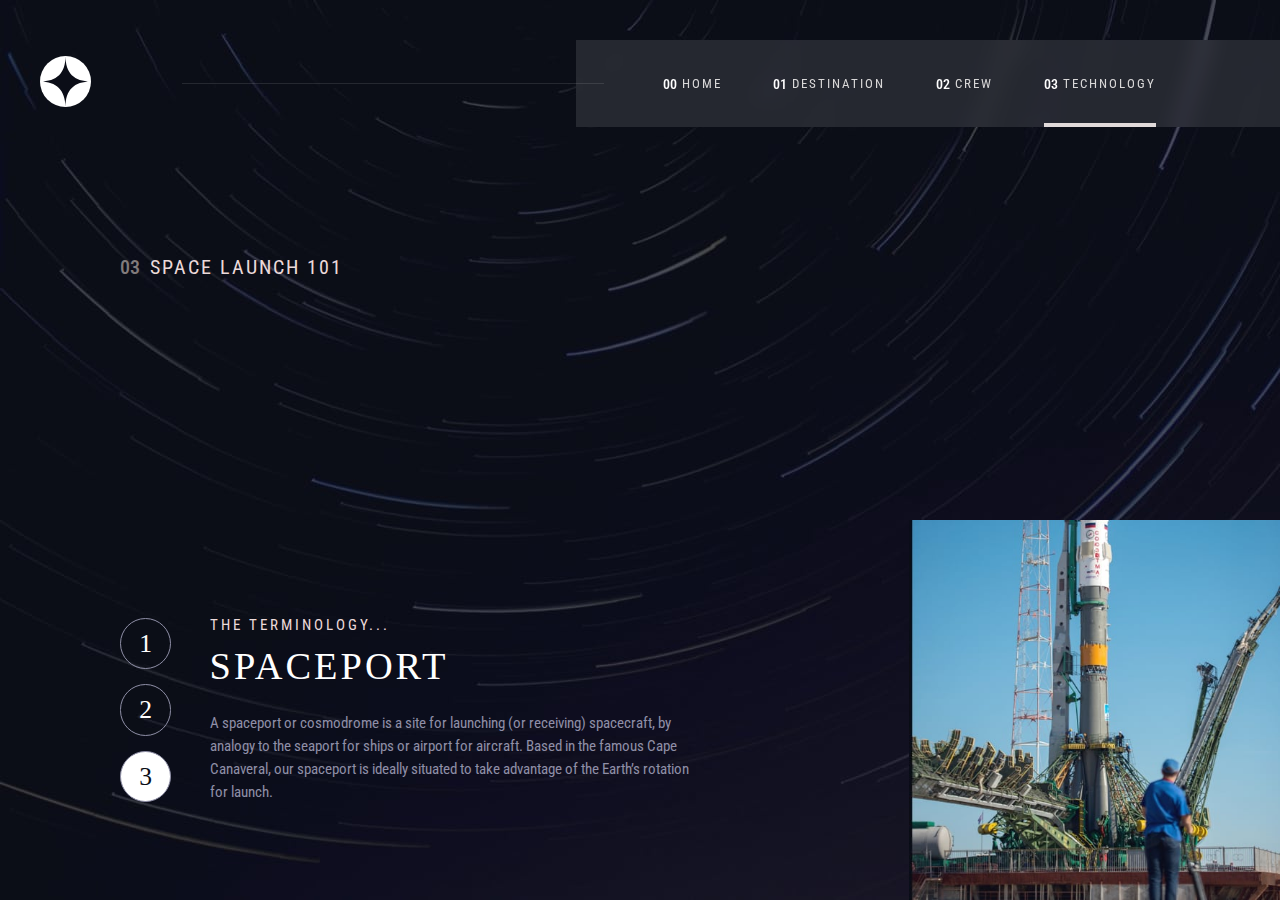
<file: technology-spaceport.html>
<!DOCTYPE html>
<html lang="en">

<head>
  <meta charset="UTF-8">
  <meta name="viewport" content="width=device-width, initial-scale=1.0">

  <link rel="icon" type="image/png" sizes="32x32" href="./assets/favicon-32x32.png">

  <link rel="icon" type="image/png" sizes="32x32" href="./assets/favicon-32x32.png">
  <link rel="preconnect" href="https://fonts.googleapis.com">
  <link rel="preconnect" href="https://fonts.gstatic.com" crossorigin>
  <link href="https://fonts.googleapis.com/css2?family=Roboto+Condensed:ital,wght@0,100..900;1,100..900&display=swap"
    rel="stylesheet">

  <link rel="stylesheet" href="https://cdnjs.cloudflare.com/ajax/libs/font-awesome/6.6.0/css/all.min.css"
    integrity="sha512-Kc323vGBEqzTmouAECnVceyQqyqdsSiqLQISBL29aUW4U/M7pSPA/gEUZQqv1cwx4OnYxTxve5UMg5GT6L4JJg=="
    crossorigin="anonymous" referrerpolicy="no-referrer" />

  <title>Frontend Mentor | Space tourism website</title>
  <link rel="stylesheet" href="technology.css">
</head>

<body>

  <main class="flex align-items">

    <header>

      <nav class="navbar flex align-items justify-content">

        <div class="logo"><img src="assets/shared/logo.svg" alt=""></div>

        <div onclick="toggle()" class="menu-bar-div"><i class="fa-solid fa-bars"></i></div>

        <ul class="nav-item flex align-items justify-content">

          <div onclick="toggleHidden()" class="disable-menu"><i class="fa-regular fa-circle-xmark"></i></div>

          <li class="nav-links flex justify-content align-items">
            <span>00</span>
            <a href="index.html">Home</a>
          </li>
          <li class="nav-links flex justify-content align-items">
            <span>01</span>
            <a href="destination-moon.html">Destination</a>
          </li>
          <li class="nav-links flex justify-content align-items">
            <span>02</span>
            <a href="crew-commander.html">Crew</a>
          </li>
          <li class="nav-links flex justify-content align-items active">
            <span>03</span>
            <a href="technology-vehicle.html">Technology</a>
          </li>
        </ul>


      </nav>

    </header>

    <section class="flex">

      <div class="title-div flex">
        <span>03</span>
        <h3>Space launch 101</h3>
      </div>

      <div class="tech-links-description flex">

        <div class="description-links flex">

          <div class="links flex">

            <a class="flex justify-content align-items" href="technology-vehicle.html">1</a>
            <a class="flex justify-content align-items" href="technology-capsule.html">2</a>
            <a class="flex justify-content align-items secactive" href="technology-spaceport.html">3</a>

          </div>

          <div class="description">

            <h5> The terminology...</h5>

            <h2> Spaceport</h2>

            <p> A spaceport or cosmodrome is a site for launching (or receiving) spacecraft,
              by analogy to the seaport for ships or airport for aircraft. Based in the
              famous Cape Canaveral, our spaceport is ideally situated to take advantage
              of the Earth’s rotation for launch.</p>

          </div>

        </div>

        <div class="tech-img flex"><img class="img" width="250px" src="assets/technology/image-spaceport-portrait.jpg"
            alt=""></div>
      </div>
    </section>

  </main>

</body>

<script>

  function toggle() {
    let navItem = document.querySelector('.nav-item');

    // Check if the current visibility is 'visible'
    if (navItem.style.visibility === 'visible' || window.getComputedStyle(navItem).visibility === 'visible') {
      navItem.style.visibility = 'hidden'; // Hide the item
    } else {
      navItem.style.visibility = 'visible'; // Show the item
    }
  }

  function toggleHidden() {
    console.log("Toggle visibility");

    let navItem = document.querySelector('.nav-item');

    // Check if the current visibility is 'hidden'
    if (navItem.style.visibility === 'hidden' || window.getComputedStyle(navItem).visibility === 'hidden') {
      navItem.style.visibility = 'visible'; // Show the item

    } else {
      navItem.style.visibility = 'hidden'; // Hide the item
    }
  }

</script>

</html>
</file>
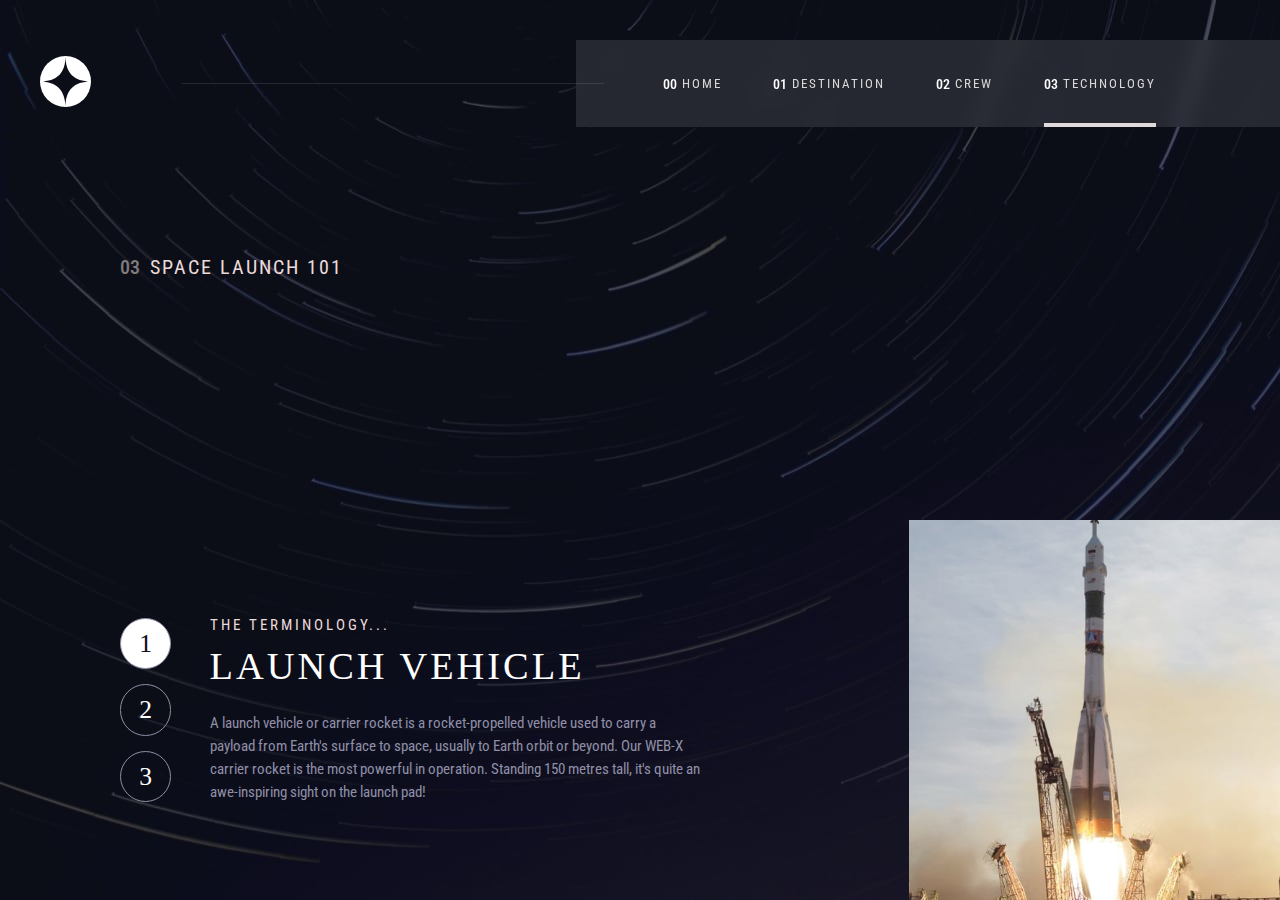
<file: technology-vehicle.html>
<!DOCTYPE html>
<html lang="en">

<head>
  <meta charset="UTF-8">
  <meta name="viewport" content="width=device-width, initial-scale=1.0">

  <link rel="icon" type="image/png" sizes="32x32" href="./assets/favicon-32x32.png">

  <link rel="icon" type="image/png" sizes="32x32" href="./assets/favicon-32x32.png">
  <link rel="preconnect" href="https://fonts.googleapis.com">
  <link rel="preconnect" href="https://fonts.gstatic.com" crossorigin>
  <link href="https://fonts.googleapis.com/css2?family=Roboto+Condensed:ital,wght@0,100..900;1,100..900&display=swap"
    rel="stylesheet">

  <link rel="stylesheet" href="https://cdnjs.cloudflare.com/ajax/libs/font-awesome/6.6.0/css/all.min.css"
    integrity="sha512-Kc323vGBEqzTmouAECnVceyQqyqdsSiqLQISBL29aUW4U/M7pSPA/gEUZQqv1cwx4OnYxTxve5UMg5GT6L4JJg=="
    crossorigin="anonymous" referrerpolicy="no-referrer" />

  <title>Frontend Mentor | Space tourism website</title>
  <link rel="stylesheet" href="technology.css">
</head>

<body>

  <main class="flex align-items">

    <header>

      <nav class="navbar flex align-items justify-content">

        <div class="logo"><img src="assets/shared/logo.svg" alt=""></div>

        <div onclick="toggle()" class="menu-bar-div"><i class="fa-solid fa-bars"></i></div>

        <ul class="nav-item flex align-items justify-content">

          <div onclick="toggleHidden()" class="disable-menu"><i class="fa-regular fa-circle-xmark"></i></div>

          <li class="nav-links flex justify-content align-items">
            <span>00</span>
            <a href="index.html">Home</a>
          </li>
          <li class="nav-links flex justify-content align-items">
            <span>01</span>
            <a href="destination-moon.html">Destination</a>
          </li>
          <li class="nav-links flex justify-content align-items">
            <span>02</span>
            <a href="crew-commander.html">Crew</a>
          </li>
          <li class="nav-links flex justify-content align-items active">
            <span>03</span>
            <a href="technology-vehicle.html">Technology</a>
          </li>
        </ul>


      </nav>

    </header>

    <section class="flex">

      <div class="title-div flex">
        <span>03</span>
        <h3>Space launch 101</h3>
      </div>

      <div class="tech-links-description flex">

        <div class="description-links flex">

          <div class="links flex">

            <a class="flex justify-content align-items  secactive" href="technology-vehicle.html">1</a>
            <a class="flex justify-content align-items" href="technology-capsule.html">2</a>
            <a class="flex justify-content align-items" href="technology-spaceport.html">3</a>

          </div>

          <div class="description">

            <h5> The terminology...</h5>

            <h2>Launch vehicle</h2>

            <p> A launch vehicle or carrier rocket is a rocket-propelled vehicle used to carry a
              payload from Earth's surface to space, usually to Earth orbit or beyond. Our
              WEB-X carrier rocket is the most powerful in operation. Standing 150 metres tall,
              it's quite an awe-inspiring sight on the launch pad!</p>

          </div>

        </div>

        <div class="tech-img flex"><img class="img" width="250px" src="assets/technology/image-launch-vehicle-portrait.jpg" alt=""></div>
      </div>
    </section>

  </main>

  
</body>

<script>

  function toggle() {
    let navItem = document.querySelector('.nav-item');

    // Check if the current visibility is 'visible'
    if (navItem.style.visibility === 'visible' || window.getComputedStyle(navItem).visibility === 'visible') {
      navItem.style.visibility = 'hidden'; // Hide the item
    } else {
      navItem.style.visibility = 'visible'; // Show the item
    }
  }

  function toggleHidden() {
    console.log("Toggle visibility");

    let navItem = document.querySelector('.nav-item');

    // Check if the current visibility is 'hidden'
    if (navItem.style.visibility === 'hidden' || window.getComputedStyle(navItem).visibility === 'hidden') {
      navItem.style.visibility = 'visible'; // Show the item

    } else {
      navItem.style.visibility = 'hidden'; // Hide the item
    }
  }

</script>

</html>
</file>
<file: style.css>
* {
    margin: 0;
    padding: 0;
    box-sizing: border-box;
}

@font-face {
    font-family: 'Cyan Capitals';
    src: url('fonts/CyanCapitals.woff2') format('woff2'),
        url('fonts/CyanCapitals.woff') format('woff');
    font-weight: normal;
    font-style: normal;
}


body {
    height: 100vh;
    width: 100%;
}

body::-webkit-scrollbar {
    width: 0;
    /* Hide scrollbar */
}

/* Start of utility CSS */

a {
    text-decoration: none;
}

.flex {
    display: flex;
}

.justify-content {
    justify-content: center;
}

.align-items {
    align-items: center;
}

/* End of utility CSS */


main {
    height: 100vh;
    padding-top: 40px;
    padding-left: 40px;
    flex-direction: column;
    justify-content: space-between;
    position: relative;
    width: 100%;
    background-image: url(assets/home/background-home-desktop.jpg);
    background-size: cover;
}

header {
    width: 100%;
}

.menu-bar-div {
    display: none;
}

.disable-menu {
    display: none;
}

.navbar {
    justify-content: space-between;
    width: 100%;
}

.logo img {
    height: 4vw;
}

.nav-item {
    padding-left: 1%;
    padding-right: 4%;
    list-style: none;
    gap: 4vw;
    height: 6.8vw;
    width: 55vw;
    background-color: rgba(255, 255, 255, 0.11);
    backdrop-filter: blur(10px);
    position: relative;
}

.nav-item::before {
    content: '';
    position: absolute;
    height: 1.9px;
    width: 60%;
    left: -56%;
    background-color: rgba(255, 255, 255, 0.11);
}

.nav-links {
    position: relative;
    height: 100%;
}

.active::after {
    content: '';
    position: absolute;
    height: 0.3vw;
    bottom: 0%;
    width: 100%;
    background-color: #e1dada;
}

.nav-links a {
    color: #d9d8d8;
    text-transform: uppercase;
    letter-spacing: 2px;
    font-size: clamp(13px, 1vw, 1.1vw);
    font-family: "Roboto Condensed", sans-serif;
}

.nav-links span {
    color: #fff;
    font-weight: 500;
    margin-right: 5px;
    font-size: clamp(14px, 1.1vw, 1.1vw);
    font-family: "Roboto Condensed", sans-serif;
}

section {
    width: 80%;
    height: 60%;
    margin-left: -40px;
    padding-bottom: 65px;
}

.all-text-container {
    width: 50%;
}

.all-text-container h3 {
    color: #8f8fa7;
    letter-spacing: 2px;
    font-weight: 500;
    text-transform: uppercase;
    font-size: clamp(20px, 1.5vw, 1.5vw);
    font-family: "Roboto Condensed", sans-serif;
}

.all-text-container h1 {
    color: #fefeff;
    line-height: 13vw;
    font-family: "Halant", serif;
    font-weight: 400;
    font-size: clamp(20px, 10.9vw, 10.9vw);
}

.all-text-container p {
    color: #8f8fa7;
    width: 70%;
    line-height: 1.8vw;
    font-size: clamp(15px, 1.2vw, 1.2vw);
    font-family: "Roboto Condensed", sans-serif;
}

.explore-btn-container {
    width: 50%;
    height: 100%;
    justify-content: end;
    align-items: center;

}

.Explore-circle {
    height: 20vw;
    width: 20vw;
    border-radius: 50%;
    background-color: #fefffe;
    cursor: pointer;

}

.Explore-circle h1 {
    text-transform: uppercase;
    font-family: "Halant", serif;
    font-size: clamp(15px, 1.9vw, 1.9vw);
    font-weight: 500;
    color: #2f2c34;
}

@media (min-width: 768px) and (max-width: 1024px) and (orientation: portrait) {
    main {
        padding-top: 0px;
        background-image: url(assets/home/background-home-tablet.jpg);
    }

    .nav-item {
        padding-left: 4%;
        padding-right: 4%;
        gap: 4vw;
        height: 10vh;
        width: max-content;
    }

    .nav-item::before {
        display: none;
    }

    .nav-links a {
        font-size: 1.5vh;
        letter-spacing: 3px;
    }

    .nav-links span {
        font-size: 1.5vh;
    }

    .logo img {
        height: 6vh;
    }

    section {
        width: 100%;
        height: 80%;
        flex-direction: column;
    }

    .all-text-container {
        width: 100%;
        display: flex;
        justify-content: center;
        flex-direction: column;
        align-items: center;
        margin-bottom: 40px;
    }

    .all-text-container h3 {
        font-size: 2.4vh;
    }

    .all-text-container h1 {
        font-size: 16vh;
        line-height: 17vh;
    }

    .all-text-container p {
        font-size: 2vh;
        line-height: 2.5vh;
        text-align: center;
    }

    .explore-btn-container {
        width: 100%;
        justify-content: center;
    }

    .Explore-circle {
        height: 25vh;
        width: 25vh;
    }

    .Explore-circle h1 {
        font-size: 2.5vh;
    }
}


@media (max-width: 767px) {
    main {
        padding: 25px;
        background-image: url(assets/home/background-home-mobile.jpg);
    }

    .menu-bar-div {
        display: block;
    }

    .menu-bar-div i {
        color: #8f8fa7;
        font-size: 30px;
    }

    .navbar {
        position: relative;
    }

    .nav-item {
        visibility: hidden;
        padding: 0px;
        top: 0%;
        position: absolute;
        height: 50vh;
        gap: 5vh;
        text-align: center;
        flex-direction: column;
        width: 100%;
    }

    .nav-item::before {
        display: none;
    }

    .nav-links {
        width: max-content;
        height: auto;
    }

    .disable-menu {
        display: block;
        position: absolute;
        top: 4%;
        right: 5%;
    }

    .disable-menu i {
        color: #8f8fa7;
        font-size: 30px;
        z-index: 999;
    }

    .nav-links a {
        font-size: 2vh;
        margin-bottom: 12%;
        letter-spacing: 4px;
    }

    .nav-links span {
        margin-bottom: 12%;
        font-size: 2vh;
    }

    .active::after {
        height: 0.3vh;
    }

    .logo img {
        height: 5vh;
    }

    section {
        width: 100%;
        height: 80%;
        margin-left: 0px;
        flex-direction: column;
    }

    .all-text-container {
        text-align: center;
        width: 100%;
        display: flex;
        justify-content: center;
        flex-direction: column;
        align-items: center;
        margin-bottom: 40px;
    }

    .all-text-container h3 {
        font-size: 2.4vh;
    }

    .all-text-container h1 {
        font-size: 16vh;
        line-height: 17vh;
    }

    .all-text-container p {
        font-size: 2vh;
        line-height: 2.5vh;
        text-align: center;
        width: 98%;
    }

    .explore-btn-container {
        width: 100%;
        justify-content: center;
    }

    .Explore-circle {
        margin-top: 15%;
        height: 25vh;
        width: 25vh;
    }

    .Explore-circle h1 {
        font-size: 2.5vh;
    }
}
</file>
<file: crew.css>
* {
    margin: 0;
    padding: 0;
    box-sizing: border-box;
}

@font-face {
    font-family: 'Cyan Capitals';
    src: url('fonts/CyanCapitals.woff2') format('woff2'),
        url('fonts/CyanCapitals.woff') format('woff');
    font-weight: normal;
    font-style: normal;
}


body {
    height: 100%;
    width: 100%;
}

/* Start of utility CSS */

a {
    text-decoration: none;
}

.flex {
    display: flex;
}

.justify-content {
    justify-content: center;
}

.align-items {
    align-items: center;
}

/* End of utility CSS */


main {
    height: 100vh;
    padding-top: 40px;
    padding-left: 40px;
    flex-direction: column;
    justify-content: space-between;
    position: relative;
    width: 100%;
    background-image: url(assets/crew/background-crew-desktop.jpg);
    background-size: cover;
}

.menu-bar-div {
    display: none;
}

.disable-menu {
    display: none;
}

header {
    width: 100%;
}

.navbar {
    justify-content: space-between;
}

.logo img {
    height: 4vw;
}

.nav-item {
    padding-left: 1%;
    padding-right: 4%;
    list-style: none;
    gap: 4vw;
    height: 6.8vw;
    width: 55vw;
    background-color: rgba(255, 255, 255, 0.11);
    backdrop-filter: blur(10px);
    position: relative;
}

.nav-item::before {
    content: '';
    position: absolute;
    height: 1.9px;
    width: 60%;
    left: -56%;
    background-color: rgba(255, 255, 255, 0.11);
}

.nav-links{
    position: relative;
    height: 100%;
}

.active::after {
    content: '';
    position: absolute;
    height: 0.3vw;
    bottom: 0%;
    width: 100%;
    background-color: #e1dada;
}

.nav-links a {
    color: #d9d8d8;
    text-transform: uppercase;
    letter-spacing: 2px;
    font-size: clamp(13px, 1vw, 1.2rem);
    font-family: "Roboto Condensed", sans-serif;
}

.nav-links span {
    color: #fff;
    font-weight: 500;
    margin-right: 5px;
    font-size: clamp(14px, 1.1vw, 1.2rem);
    font-family: "Roboto Condensed", sans-serif;
}

section {
    width: 80%;
    height: 75%;
    justify-content: space-between;
    flex-direction: column;
}

.title-div span {
    color: #817b7b;
    font-weight: 500;
    margin-right: 10px;
    font-size: clamp(20px, 1.5vw, 1.5vw);
    font-family: "Roboto Condensed", sans-serif;
}

.title-div h3 {
    color: #ebdada;
    letter-spacing: 2px;
    font-weight: 400;
    text-transform: uppercase;
    font-size: clamp(20px, 1.5vw, 1.5vw);
    font-family: "Roboto Condensed", sans-serif;
}

.crew-detail-crew-img{
    width: 100%;
    height: 89%;
}

.crew-detail{
    width: 50%;
    flex-direction: column;
    gap: 2vw;
    justify-content: flex-end;
    padding-bottom: 50px;
    align-items: start;
}

.crew-detail h2{
    color: #b6aaaa;
    text-transform: uppercase;
    letter-spacing: 3px;
    font-weight: lighter;
}

.crew-detail h1{
    color: #Ffff;
    letter-spacing: 3px;
    text-transform: uppercase;
    line-height: 5vh;
    margin-bottom: 3%;
    font-weight: lighter;
    font-size: clamp(15px, 3vw, 3vw);
}

.crew-detail p{
    color: #8f8fa7;
    width: 85%;
    line-height: 1.8vw;
    font-size: clamp(15px, 1.2vw, 1.2vw);
    margin-bottom: 5%;
    font-family: "Roboto Condensed", sans-serif;
}

.crew-img{
    width: 50%;
    justify-content: end;
    align-items: end;
}

.crew-img img{
    min-width: 23vw;
    width: 18vw;
    height: auto;
}

.big-img{
    min-width: 10vw;
    width: 15vw;
}

.anothere-crew{
    gap: 3vw;
    list-style: none;
    width: 100%;
}

.crews-link {
    min-height: 15px;
    min-width: 15px;
    height: 1vw;
    width: 1vw;
    border-radius: 50px;
    background-color: #817b7b;
    cursor: pointer;
}

.secactive{
    background-color: #fff;
}

@media (min-width: 768px) and (max-width: 1024px) and (orientation: portrait) {
    main {
        padding-top: 0px;
        background-image: url(assets/crew/background-crew-tablet.jpg);
    }

    .nav-item {
        padding-left: 4%;
        padding-right: 4%;
        gap: 4vw;
        height: 10vh;
        width: max-content;
    }
    
    .nav-item::before {
        display: none;
    }

    .nav-links a {
        font-size: 1.5vh;
        letter-spacing: 3px;
    }
    
    .nav-links span {
        font-size: 1.5vh;
    }

    .logo img{
        height: 6vh;
    }

    section{
        height: 82%;
        flex-direction: column;
        align-items: center;
        margin-left: -40px;
    }

    .title-div h3{
        font-size: 2.4vh;
    }

    .title-div span{
        font-size: 2.4vh;
    }

    .crew-detail-crew-img {
        width: 100%;
        height: 89%;
        justify-content: center;
        align-items: center;
        flex-direction: column;
    }

    .anothere-crew {
        justify-content: center;
    }

    .crews-link {
        min-height: 0px;
        min-width: 0px;
        height: 2vh;
        width: 2vh;
        border-radius: 50px;
        background-color: #817b7b;
        cursor: pointer;
    }

    .crews-link a{
        color: #fff;
    }

    .secactive{
        background-color: #fff;
    }

    .crew-detail{
        width: 100%;
        align-items: center;
        text-align: center;
    }

    .crew-detail h1{
        font-size: 5vh;
        margin-bottom: 2%;
    }

    .crew-detail h2{
        font-size: 3vh;
    }

    .crew-detail p{
        font-size: 2vh;
        line-height: 2.5vh;
        margin-bottom: 3%;
    }

    .crew-img{
        width: 100%;
        height: 80vh;
        justify-content: center;
    }

    .crew-img img{
        width: 37vw;
        min-width: auto;
        margin-top: -10%;
    }

}


@media (max-width: 767px) {
    main {
        padding: 25px;
        padding-bottom: 0px;
        background-image: url(assets/crew/background-crew-mobile.jpg);
    }

    .menu-bar-div {
        display: block;
    }

    .menu-bar-div i {
        color: #8f8fa7;
        font-size: 30px;
    }

    .navbar {
        position: relative;
    }

    .nav-item {
        visibility: hidden;
        padding: 0px;
        top: 0%;
        position: absolute;
        height: 50vh;
        gap: 5vh;
        text-align: center;
        flex-direction: column;
        width: 100%;
    }

    .nav-item::before {
        display: none;
    }

    .nav-links {
        width: max-content;
        height: auto;
    }

    .disable-menu {
        display: block;
        position: absolute;
        top: 4%;
        right: 5%;
    }

    .disable-menu i {
        color: #8f8fa7;
        font-size: 30px;
        z-index: 999;
    }

    .nav-links a {
        font-size: 2vh;
        margin-bottom: 12%;
        letter-spacing: 4px;
    }

    .nav-links span {
        margin-bottom: 12%;
        font-size: 2vh;
    }

    .active::after {
        height: 0.3vh;
    }

    .logo img{
        height: 5vh;
    }


    section{
        height: 85%;
        width: 100%;
        flex-direction: column;
        align-items: center;
        margin-left: 0px;
    }

    .title-div h3{
        font-size: 2.4vh;
    }

    .title-div span{
        font-size: 2.4vh;
    }

    .crew-detail-crew-img {
        width: 100%;
        height: 89%;
        justify-content: center;
        align-items: center;
        flex-direction: column;
    }

    .crew-detail{
        width: 100%;
        align-items: center;
        text-align: center;
    }

    .crew-detail h1{
        font-size: 5vh;
        margin-bottom: 2%;
    }

    .crew-detail h2{
        font-size: 2.8vh;
    }

    .crew-detail p{
        font-size: 2vh;
        line-height: 2.5vh;
        margin-bottom: 3%;
        width: 92%;
    }

    .crew-img{
        width: 100%;
        height: 100%;
        justify-content: center;
    }

    .crew-img img{
        width: 25vh;
        min-width: auto;
        margin-top: -10%;
    }

    
    .anothere-crew {
        justify-content: center;
    }

    .crews-link {
        min-height: 0px;
        min-width: 0px;
        height: 1.5vh;
        width: 1.5vh;
        border-radius: 50px;
        background-color: #817b7b;
        cursor: pointer;
    }

    .secactive{
        background-color: #fff;
    }

}
</file>
<file: destination.css>
* {
    margin: 0;
    padding: 0;
    box-sizing: border-box;
}

@font-face {
    font-family: 'Cyan Capitals';
    src: url('fonts/CyanCapitals.woff2') format('woff2'),
        url('fonts/CyanCapitals.woff') format('woff');
    font-weight: normal;
    font-style: normal;
}


body {
    height: 100%;
    width: 100%;
}

/* Start of utility CSS */

a {
    text-decoration: none;
}

.flex {
    display: flex;
}

.justify-content {
    justify-content: center;
}

.align-items {
    align-items: center;
}

/* End of utility CSS */


main {
    height: 100vh;
    padding-top: 40px;
    padding-left: 40px;
    width: 100%;
    background-image: url(assets/destination/background-destination-desktop.jpg);
    background-size: cover;
    justify-content: space-between;
    flex-direction: column;
}

.menu-bar-div {
    display: none;
}

.disable-menu {
    display: none;
}

header {
    width: 100%;
}

.navbar {
    width: 100%;
    justify-content: space-between;
}

.logo img {
    height: 4vw;
}

.nav-item {
    padding-left: 1%;
    padding-right: 4%;
    list-style: none;
    gap: 4vw;
    height: 6.8vw;
    width: 55vw;
    background-color: rgba(255, 255, 255, 0.11);
    backdrop-filter: blur(10px);
    position: relative;
}

.nav-item::before {
    content: '';
    position: absolute;
    height: 1.9px;
    width: 60%;
    left: -56%;
    background-color: rgba(255, 255, 255, 0.11);
}

.nav-links {
    position: relative;
    height: 100%;
}

.active::after {
    content: '';
    position: absolute;
    height: 0.3vw;
    bottom: 0%;
    width: 100%;
    background-color: #e1dada;
}

.nav-links a {
    color: #d9d8d8;
    text-transform: uppercase;
    letter-spacing: 2px;
    font-size: clamp(13px, 1vw, 1.2rem);
    font-family: "Roboto Condensed", sans-serif;
}

.nav-links span {
    color: #fff;
    font-weight: 500;
    margin-right: 5px;
    font-size: clamp(14px, 1.1vw, 1.2rem);
    font-family: "Roboto Condensed", sans-serif;
}

section {
    width: 80%;
    height: 75%;
    margin-left: -40px;
    padding-bottom: 65px;
    justify-content: space-evenly;
    flex-direction: column;
}

.title-div span {
    color: #817b7b;
    font-weight: 500;
    margin-right: 10px;
    font-size: clamp(20px, 1.5vw, 1.5vw);
    font-family: "Roboto Condensed", sans-serif;
}

.title-div h3 {
    color: #ebdada;
    letter-spacing: 2px;
    font-weight: 400;
    text-transform: uppercase;
    font-size: clamp(20px, 1.5vw, 1.5vw);
    font-family: "Roboto Condensed", sans-serif;
}

.moon-container-navlinks-and-some-description {
    width: 100%;
    margin-top: 5%;
}

.moon-img-container {
    width: 50%;
}

.moon-img-container img {
    width: 25vw;
}

.navlinks-and-some-description {
    width: 50%;
}

.navlinks-moon-description {
    width: 50%;
}

.nav-items {
    list-style: none;
    gap: 3vw;
    height: max-content;
}

.nav-links {
    position: relative;
    height: 100%;
    padding-bottom: 10px;
}

.secactive::after {
    content: '';
    position: absolute;
    height: 0.2vw;
    bottom: 0%;
    left: 0;
    width: 100%;
    background-color: #fff;
}

.navlinks-moon-description h1 {
    color: #fefeff;
    line-height: 8vw;
    font-family: "Halant", serif;
    text-transform: uppercase;
    font-weight: 300;
    font-size: clamp(20px, 5vw, 5vw);
}

.navlinks-moon-description p{
    color: #8f8fa7;
    width: 78%;
    line-height: 1.7vw;
    font-size: clamp(15px, 1.2vw, 1.2vw);
    font-family: "Roboto Condensed", sans-serif;
    margin-bottom: 5%;
}

.hr{
    width: 78%;
    height: 0.1px;
    background-color: rgba(255, 255, 255, 0.11);
    margin-bottom: 5%;
}

.avg-distance-time-parent{
    width: 78%;

}

.avg-distance{
    width: 50%;
    text-align: left;
}

.avg-distance p{
    text-transform: uppercase;
    font-size: clamp(14px, 1vw, 1vw);
}

.avg-distance h5{
    color: #e5e5ec;
    line-height: 1vw;
    font-family: "Halant", serif;
    text-transform: uppercase;
    font-weight: 300;
    font-size: clamp(12px, 2vw, 2vw);
}

.avg-time{
    width: 50%;
    text-align: left;
}

.avg-time p{
    text-transform: uppercase;
    font-size: clamp(14px, 1vw, 1.2vw);
}

.avg-time h5{
    color: #e5e5ec;
    line-height: 1vw;
    font-family: "Halant", serif;
    text-transform: uppercase;
    font-weight: lighter;
    font-size: clamp(12px, 2vw, 2vw);
}

@media (min-width: 768px) and (max-width: 1024px) and (orientation: portrait) {
    main {
        padding-top: 0px;
        background-image: url(assets/destination/background-destination-tablet.jpg);
    }

    .nav-item {
        padding-left: 4%;
        padding-right: 4%;
        gap: 4vw;
        height: 10vh;
        width: max-content;
    }

    .nav-item::before {
        display: none;
    }

    .nav-links a {
        font-size: 1.5vh;
        letter-spacing: 3px;
    }

    .nav-links span {
        font-size: 1.8vh;
    }

    .logo img {
        height: 6vh;
    }

    section {
        width: 90%;
        height: 80%;
        margin-left: -40px;
        padding-bottom: 0px;
        justify-content: center;
        gap: 6vh;
        flex-direction: column;
        align-items: center;
    }

    .title-div{
        width: 100%;
        text-align: center;
        justify-content: center;
    }

    .title-div h3{
        font-size: 2.4vh;
    }

    .title-div span{
        font-size: 2.4vh;
    }

    .moon-container-navlinks-and-some-description{
        flex-direction: column;
        height: 100%;
        gap: 6vh;
        margin-top: 0%;
    }

    .moon-img-container{
        width: 100%;
        display: flex;
        justify-content: center;
        align-items: center;
    }

    .moon-img-container img{
        width: 32vh;
    }

    .navlinks-moon-description{
        width: 100%;
        display: flex;
        flex-direction: column;
        justify-content: center;
        text-align: center;
        align-items: center;
    }

    .nav-items{
        gap: 6vh;
    }

    .secactive::after {
        height: 0.3vh;
    }

    .nav-links a{
        font-size: 2vh;
    }

    .navlinks-moon-description h1{
        font-size: 8vh;
        line-height: 10vh;
    }

    .navlinks-moon-description p{
        font-size: 2vh;
        margin-bottom: 2%;
        line-height: 2.5vh;
    }

    .avg-distance p, .avg-time p{
        font-size: 1.5vh;
        margin-bottom: 5%;
    }

    .avg-distance h5, .avg-time h5{
        font-size: 2.8vh;
    }

    .hr{
        margin-bottom: 2%;
    }

    .avg-distance, .avg-time{
        height: max-content;
    }

    .avg-distance-time-parent{
        padding-left: 15%;
    }

    
}


@media (max-width: 767px) {
    main {
        padding: 25px;
        background-image: url(assets/destination/background-destination-mobile.jpg);
    }

    .menu-bar-div {
        display: block;
    }

    .menu-bar-div i {
        color: #8f8fa7;
        font-size: 30px;
    }

    .navbar {
        position: relative;
    }

    .nav-item {
        visibility: hidden;
        padding: 0px;
        top: 0%;
        position: absolute;
        height: 50vh;
        gap: 5vh;
        text-align: center;
        flex-direction: column;
        width: 100%;
    }

    .nav-item::before {
        display: none;
    }

    .nav-links {
        width: max-content;
        height: auto;
    }

    .disable-menu {
        display: block;
        position: absolute;
        top: 4%;
        right: 5%;
    }

    .disable-menu i {
        color: #8f8fa7;
        font-size: 30px;
        z-index: 999;
    }

    .nav-links a {
        font-size: 2vh;
        margin-bottom: 12%;
        letter-spacing: 4px;
    }

    .nav-links span {
        margin-bottom: 12%;
        font-size: 2vh;
    }

    .active::after {
        height: 0.3vh;
    }


    .logo img {
        height: 5vh;
    }


    section {
        width: 100%;
        height: 86%;
        margin-left: 0px;
        padding-bottom: 0px;
        justify-content: center;
        gap: 6vh;
        flex-direction: column;
        align-items: center;
    }

    .title-div{
        width: 100%;
        text-align: center;
        justify-content: center;
    }

    .title-div h3{
        font-size: 2.4vh;
    }

    .title-div span{
        font-size: 2.4vh;
    }

    .moon-container-navlinks-and-some-description{
        flex-direction: column;
        height: 100%;
        gap: 6vh;
        margin-top: 0%;
    }

    .moon-img-container{
        width: 100%;
        display: flex;
        justify-content: center;
        align-items: center;
    }

    .moon-img-container img{
        width: 32vh;
    }

    .navlinks-moon-description{
        width: 100%;
        display: flex;
        flex-direction: column;
        justify-content: center;
        text-align: center;
        align-items: center;
    }

    .nav-items{
        gap: 2vh;
    }

    .secactive::after {
        height: 0.3vh;
    }

    .nav-links a{
        font-size: 2vh;
    }

    .navlinks-moon-description h1{
        font-size: 8vh;
        line-height: 10vh;
    }

    .navlinks-moon-description p{
        font-size: 2vh;
        width: 100%;
        margin-bottom: 2%;
        line-height: 2.5vh;
    }

    .avg-distance p, .avg-time p{
        font-size: 1.7vh;
        margin-bottom: 10%;
    }

    .avg-distance h5, .avg-time h5{
        font-size: 2.8vh;
    }

    .hr{
        width: 100%;
        margin-top: 3%;
        height: 0.3vh;
        margin-bottom: 3%;
    }

    .avg-distance, .avg-time{
        height: max-content;
        width: max-content;
    }

    .avg-distance-time-parent{
        padding-left: 12%;
        width: 100%;
        gap: 2vh;
    }


}
</file>
<file: technology.css>
* {
    margin: 0;
    padding: 0;
    box-sizing: border-box;
}

@font-face {
    font-family: 'Cyan Capitals';
    src: url('fonts/CyanCapitals.woff2') format('woff2'),
        url('fonts/CyanCapitals.woff') format('woff');
    font-weight: normal;
    font-style: normal;
}


body {
    height: 100%;
    width: 100%;
}

/* Start of utility CSS */

a {
    text-decoration: none;
}

.flex {
    display: flex;
}

.justify-content {
    justify-content: center;
}

.align-items {
    align-items: center;
}

/* End of utility CSS */


main {
    height: 100vh;
    padding-top: 40px;
    padding-left: 40px;
    flex-direction: column;
    justify-content: space-between;
    position: relative;
    width: 100%;
    background-image: url(assets/technology/background-technology-desktop.jpg);
    background-size: cover;
}

.menu-bar-div {
    display: none;
}

.disable-menu {
    display: none;
}

header{
    width: 100%;
}


.navbar {
    width: 100%;
    justify-content: space-between;
}

.logo img {
    height: 4vw;
}

.nav-item {
    padding-left: 1%;
    padding-right: 4%;
    list-style: none;
    gap: 4vw;
    height: 6.8vw;
    width: 55vw;
    background-color: rgba(255, 255, 255, 0.11);
    backdrop-filter: blur(10px);
    position: relative;
}

.nav-item::before {
    content: '';
    position: absolute;
    height: 1.9px;
    width: 60%;
    left: -56%;
    background-color: rgba(255, 255, 255, 0.11);
}

.nav-links{
    position: relative;
    height: 100%;
}

.active::after {
    content: '';
    position: absolute;
    height: 0.3vw;
    bottom: 0%;
    width: 100%;
    background-color: #e1dada;
}

.nav-links a {
    color: #d9d8d8;
    text-transform: uppercase;
    letter-spacing: 2px;
    font-size: clamp(13px, 1vw, 1.2rem);
    font-family: "Roboto Condensed", sans-serif;
}

.nav-links span {
    color: #fff;
    font-weight: 500;
    margin-right: 5px;
    font-size: clamp(14px, 1.1vw, 1.2rem);
    font-family: "Roboto Condensed", sans-serif;
}

section {
    width: 100%;
    padding-left: 80px;
    height: 75%;
    flex-direction: column;
    justify-content: space-between;
}

.title-div span {
    color: #817b7b;
    font-weight: 500;
    margin-right: 10px;
    font-size: clamp(20px, 1.5vw, 1.5vw);
    font-family: "Roboto Condensed", sans-serif;
}

.title-div h3 {
    color: #ebdada;
    letter-spacing: 2px;
    font-weight: 400;
    text-transform: uppercase;
    font-size: clamp(20px, 1.5vw, 1.5vw);
    font-family: "Roboto Condensed", sans-serif;
}

.tech-links-description{
    width: 100%;
}

.description-links{
    justify-content: start;
    align-items: center;
    width: 50%;
    gap: 3vw;
}

.description h5 {
    color: #ebdada;
    text-transform: uppercase;
    letter-spacing: 3px;
    font-weight: 400;
    font-size: clamp(15px, 1.2vw, 1.2vw);
    font-family: "Roboto Condensed", sans-serif;
}

.description h2{
    color: #Ffff;
    letter-spacing: 3px;
    text-transform: uppercase;
    line-height: 5vw;
    margin-bottom: 3%;
    font-weight: lighter;
    font-size: clamp(15px, 3vw, 3vw);
    width: 100%;
}

.description p{
    color: #8f8fa7;
    line-height: 1.8vw;
    font-size: clamp(15px, 1.2vw, 1.2vw);
    font-family: "Roboto Condensed", sans-serif;
}

.links{
    gap: 1.2vw;
    flex-direction: column;
}

.links a{
    height: 4vw;
    width: 4vw;
    font-size: clamp(15px, 2vw, 2vw);
    border-radius: 50%;
    border: 1px solid #8f8fa7;
    color: #Fff;
    font-weight: 300;
    background-color: transparent;
}

a.secactive{
    border: 1px solid #8f8fa7;
    color: #0B0E17;
    font-weight: 300;
    background-color: #fff;
}

.tech-img{
    width: 50%;
    justify-content: end;
    align-items: end;
}

.tech-img img{
    width: 29vw;
}

@media (min-width: 768px) and (max-width: 1024px) and (orientation: portrait) {
    main {
        padding-top: 0px;
        background-image: url(assets/technology/background-technology-tablet.jpg);
    }

    .nav-item {
        padding-left: 4%;
        padding-right: 4%;
        gap: 4vw;
        height: 10vh;
        width: max-content;
    }
    
    .nav-item::before {
        display: none;
    }

    .nav-links a {
        font-size: 1.5vh;
        letter-spacing: 3px;
    }
    
    .nav-links span {
        font-size: 1.5vh;
    }

    .logo img{
        height: 6vh;
    }

    section {
        width: 100%;
        padding-left: 0px;
        margin-left: -40px;
        align-items: center;
        height: 75%;
        flex-direction: column;
        justify-content: space-between;
    }

    .title-div h3 {
        font-size: 2.4vh;
    }

    .title-div span {
        font-size: 2.4vh;
    }

    .tech-links-description{
        height: 80%;
        flex-direction: column;
        justify-content: space-between;
        align-items: center;
    }

    .description-links{
        width: 80%;
        align-items: center;
        text-align: center;
    }

    .description h5{
        font-size: 2.2vh;
    }

    .description h2{
        font-size: 4vh;
        line-height: 8vh;
    }

    .description p{
        font-size: 2vh;
        line-height: 2.5vh;
    }

    .links a{
        height: 4vh;
        width: 4vh;
        font-size: 18px;
    }

    .secactive{
        border: none;
        color: #0B0E17;
        font-weight: 300;
        background-color: #fff;
    }

    .tech-img{
        width: 100%;
        justify-content: center;
    }

    .tech-img img{
        width: 32vh;
    }

}

@media (max-width: 767px) {
    main {
        padding: 25px;
        padding-bottom: 0px;
        background-image: url(assets/technology/background-technology-mobile.jpg);
    }

    .menu-bar-div {
        display: block;
    }

    .menu-bar-div i {
        color: #8f8fa7;
        font-size: 30px;
    }

    .navbar {
        position: relative;
    }

    .nav-item {
        visibility: hidden;
        padding: 0px;
        top: 0%;
        position: absolute;
        height: 50vh;
        gap: 5vh;
        text-align: center;
        flex-direction: column;
        width: 100%;
    }

    .nav-item::before {
        display: none;
    }

    .nav-links {
        width: max-content;
        height: auto;
    }

    .disable-menu {
        display: block;
        position: absolute;
        top: 4%;
        right: 5%;
    }

    .disable-menu i {
        color: #8f8fa7;
        font-size: 30px;
        z-index: 999;
    }

    .nav-links a {
        font-size: 2vh;
        margin-bottom: 12%;
        letter-spacing: 4px;
    }

    .nav-links span {
        margin-bottom: 12%;
        font-size: 2vh;
    }

    .active::after {
        height: 0.3vh;
    }

    .logo img{
        height: 5vh;
    }

    
    section {
        width: 100%;
        padding-left: 0px;
        align-items: center;
        height: 85%;
        flex-direction: column;
        justify-content: space-between;
    }

    .title-div h3 {
        font-size: 2.4vh;
    }

    .title-div span {
        font-size: 2.4vh;
    }

    .tech-links-description{
        height: 85%;
        flex-direction: column;
        justify-content: space-between;
        align-items: center;
    }

    .description-links{
        margin-left: -20px;
        width: 100%;
        align-items: center;
        text-align: center;
    }

    .description h5{
        font-size: 2.2vh;
    }

    .description h2{
        font-size: 3.3vh;
        line-height: 5vh;
    }

    .description p{
        font-size: 2vh;
        line-height: 2.5vh;
    }

    .links{
        gap: 2vh;
    }

    .links a{
        height: 5vh;
        width: 5vh;
        font-size: 18px;
    }

    .secactive{
        border: none;
        color: #0B0E17;
        font-weight: 300;
        background-color: #fff;
    }

    .tech-img{
        width: 100%;
        justify-content: center;
    }

    .tech-img img{
        width: 35vh;
    }

    
}
</file>
